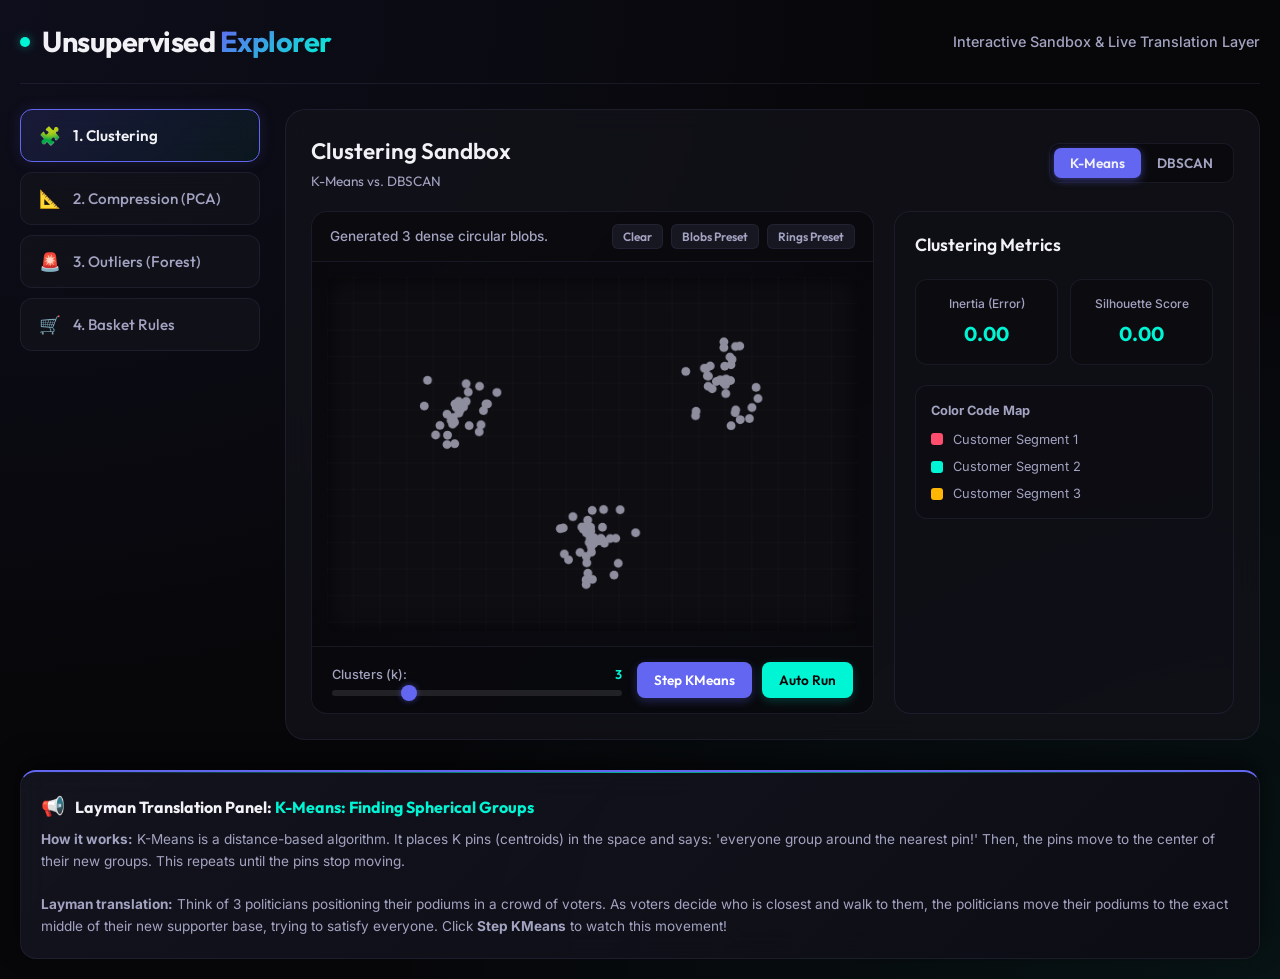
<file: web/index.html>
<!DOCTYPE html>
<html lang="en">
<head>
    <meta charset="UTF-8">
    <meta name="viewport" content="width=device-width, initial-scale=1.0">
    <title>Unsupervised Learning Visual Sandbox</title>
    <!-- Premium Google Fonts -->
    <link rel="preconnect" href="https://fonts.googleapis.com">
    <link rel="preconnect" href="https://fonts.gstatic.com" crossorigin>
    <link href="https://fonts.googleapis.com/css2?family=Inter:wght@300;400;500;600;700&family=Outfit:wght@400;500;600;700;800&display=swap" rel="stylesheet">
    <!-- Style Sheet -->
    <link rel="stylesheet" href="style.css">
</head>
<body>
    <div class="app-container">
        <!-- Dashboard Header -->
        <header class="dashboard-header">
            <div class="logo-area">
                <span class="pulse-glow"></span>
                <h1>Unsupervised <span class="gradient-text">Explorer</span></h1>
            </div>
            <p class="tagline">Interactive Sandbox & Live Translation Layer</p>
        </header>

        <!-- Main Workspace Layout -->
        <div class="workspace-layout">
            <!-- Navigation Sidebar -->
            <nav class="sidebar">
                <button class="nav-btn active" data-tab="clustering" id="btn-clustering">
                    <span class="btn-icon">🧩</span>
                    <span class="btn-text">1. Clustering</span>
                </button>
                <button class="nav-btn" data-tab="dimensionality" id="btn-pca">
                    <span class="btn-icon">📐</span>
                    <span class="btn-text">2. Compression (PCA)</span>
                </button>
                <button class="nav-btn" data-tab="anomaly" id="btn-anomaly">
                    <span class="btn-icon">🚨</span>
                    <span class="btn-text">3. Outliers (Forest)</span>
                </button>
                <button class="nav-btn" data-tab="association" id="btn-association">
                    <span class="btn-icon">🛒</span>
                    <span class="btn-text">4. Basket Rules</span>
                </button>
            </nav>

            <!-- Active Sandbox Area -->
            <main class="sandbox-viewport">
                
                <!-- TAB 1: CLUSTERING SANDBOX -->
                <section class="tab-content active" id="tab-clustering">
                    <div class="section-title-row">
                        <h2>Clustering Sandbox <span class="subtitle">K-Means vs. DBSCAN</span></h2>
                        <div class="algo-toggle">
                            <button class="toggle-btn active" id="toggle-kmeans">K-Means</button>
                            <button class="toggle-btn" id="toggle-dbscan">DBSCAN</button>
                        </div>
                    </div>

                    <div class="sandbox-grid-2col">
                        <!-- Left Panel: Interactive Canvas -->
                        <div class="canvas-card">
                            <div class="canvas-header">
                                <span class="canvas-status" id="clustering-status">Draw points or generate a preset</span>
                                <div class="canvas-actions">
                                    <button class="btn btn-secondary btn-sm" id="btn-clear-cluster">Clear</button>
                                    <button class="btn btn-secondary btn-sm" id="btn-preset-blobs">Blobs Preset</button>
                                    <button class="btn btn-secondary btn-sm" id="btn-preset-rings">Rings Preset</button>
                                </div>
                            </div>
                            <div class="canvas-container">
                                <canvas id="clustering-canvas" width="600" height="400"></canvas>
                            </div>
                            <div class="control-footer" id="kmeans-controls">
                                <div class="slider-group">
                                    <label for="kmeans-k">Clusters (k): <span id="val-k">3</span></label>
                                    <input type="range" id="kmeans-k" min="2" max="6" value="3">
                                </div>
                                <div class="btn-group">
                                    <button class="btn btn-primary" id="btn-step-kmeans">Step KMeans</button>
                                    <button class="btn btn-accent" id="btn-run-kmeans">Auto Run</button>
                                </div>
                            </div>
                            <div class="control-footer hidden" id="dbscan-controls">
                                <div class="slider-group">
                                    <label for="dbscan-eps">Radius (&epsilon;): <span id="val-eps">40</span></label>
                                    <input type="range" id="dbscan-eps" min="15" max="80" value="40">
                                </div>
                                <div class="slider-group">
                                    <label for="dbscan-minpts">Min Neighbors: <span id="val-minpts">4</span></label>
                                    <input type="range" id="dbscan-minpts" min="2" max="10" value="4">
                                </div>
                                <div class="btn-group">
                                    <button class="btn btn-primary" id="btn-step-dbscan">Step DBSCAN</button>
                                    <button class="btn btn-accent" id="btn-run-dbscan">Auto Run</button>
                                </div>
                            </div>
                        </div>

                        <!-- Right Panel: Realtime Metrics & Math -->
                        <div class="stats-card">
                            <h3>Clustering Metrics</h3>
                            <div class="metrics-grid">
                                <div class="metric-box">
                                    <div class="metric-label" id="lbl-metric-primary">Inertia (Error)</div>
                                    <div class="metric-value" id="val-metric-primary">0.00</div>
                                </div>
                                <div class="metric-box">
                                    <div class="metric-label" id="lbl-metric-secondary">Silhouette Score</div>
                                    <div class="metric-value" id="val-metric-secondary">0.00</div>
                                </div>
                            </div>
                            <div class="legend-box">
                                <h4>Color Code Map</h4>
                                <div id="clustering-legend" class="legend-items">
                                    <!-- Dynamic Legend Items -->
                                </div>
                            </div>
                        </div>
                    </div>
                </section>

                <!-- TAB 2: DIMENSIONALITY REDUCTION (PCA) -->
                <section class="tab-content" id="tab-dimensionality">
                    <div class="section-title-row">
                        <h2>Principal Component Analysis <span class="subtitle">3D to 2D Silhouette Shadow</span></h2>
                    </div>

                    <div class="sandbox-grid-2col">
                        <div class="canvas-card">
                            <div class="canvas-header">
                                <span>3D Point Cloud (Drag to rotate, slide to project)</span>
                                <button class="btn btn-secondary btn-sm" id="btn-regenerate-pca">Generate New 3D Cloud</button>
                            </div>
                            <div class="canvas-container pca-container">
                                <canvas id="pca-3d-canvas" width="600" height="400"></canvas>
                                <div class="pca-projection-line"></div>
                            </div>
                            <div class="control-footer">
                                <div class="slider-group full-width">
                                    <label for="pca-tilt">Tilt Projection Angle: <span id="val-pca-tilt">45&deg;</span></label>
                                    <input type="range" id="pca-tilt" min="-90" max="90" value="30">
                                </div>
                            </div>
                        </div>

                        <div class="stats-card">
                            <h3>2D Projected Shadow & Variance</h3>
                            <div class="projected-view-container">
                                <canvas id="pca-2d-canvas" width="280" height="180"></canvas>
                            </div>
                            <div class="variance-bar-chart">
                                <h4>Explained Variance Ratio</h4>
                                <div class="variance-row">
                                    <div class="var-label">PC1 (Primary Axis)</div>
                                    <div class="var-bar-bg">
                                        <div class="var-bar-fill" id="pc1-bar" style="width: 75%"></div>
                                    </div>
                                    <div class="var-value" id="pc1-val">75.0%</div>
                                </div>
                                <div class="variance-row">
                                    <div class="var-label">PC2 (Secondary Axis)</div>
                                    <div class="var-bar-bg">
                                        <div class="var-bar-fill" id="pc2-bar" style="width: 20%"></div>
                                    </div>
                                    <div class="var-value" id="pc2-val">20.0%</div>
                                </div>
                                <div class="variance-summary">
                                    <span>Total Retained Detail:</span>
                                    <strong id="val-total-variance">95.0%</strong>
                                </div>
                            </div>
                        </div>
                    </div>
                </section>

                <!-- TAB 3: ANOMALY DETECTION (ISOLATION FOREST) -->
                <section class="tab-content" id="tab-anomaly">
                    <div class="section-title-row">
                        <h2>Isolation Forest <span class="subtitle">Normal Dense Cities vs. Lonely Outliers</span></h2>
                        <button class="btn btn-secondary btn-sm" id="btn-preset-transactions">Generate Credit Card Preset</button>
                    </div>

                    <div class="sandbox-grid-2col">
                        <div class="canvas-card">
                            <div class="canvas-header">
                                <span id="anomaly-status">Click to add transactions (high amounts/frequencies are anomalies)</span>
                                <button class="btn btn-secondary btn-sm" id="btn-clear-anomaly">Clear</button>
                            </div>
                            <div class="canvas-container">
                                <canvas id="anomaly-canvas" width="600" height="400"></canvas>
                            </div>
                            <div class="control-footer">
                                <div class="slider-group">
                                    <label for="anomaly-trees">Number of Trees: <span id="val-trees">10</span></label>
                                    <input type="range" id="anomaly-trees" min="2" max="25" value="10">
                                </div>
                                <div class="btn-group">
                                    <button class="btn btn-primary" id="btn-step-isolation">Slice Space (Step)</button>
                                    <button class="btn btn-accent" id="btn-run-isolation">Heatmap Score</button>
                                </div>
                            </div>
                        </div>

                        <div class="stats-card">
                            <h3>Transaction Risk Ledger</h3>
                            <div class="risk-ledger-container">
                                <table class="risk-table">
                                    <thead>
                                        <tr>
                                            <th>Type</th>
                                            <th>Amount ($)</th>
                                            <th>Freq (/wk)</th>
                                            <th>Risk Score</th>
                                            <th>Verdict</th>
                                        </tr>
                                    </thead>
                                    <tbody id="risk-ledger-body">
                                        <!-- Dynamic Risk Rows -->
                                        <tr>
                                            <td colspan="5" style="text-align: center; color: #5c5c64; padding: 20px;">No transactions analyzed yet. Run Isolation Forest!</td>
                                        </tr>
                                    </tbody>
                                </table>
                            </div>
                        </div>
                    </div>
                </section>

                <!-- TAB 4: ASSOCIATION RULE MINING (MARKET BASKET) -->
                <section class="tab-content" id="tab-association">
                    <div class="section-title-row">
                        <h2>Market Basket Analysis <span class="subtitle">Drag Items & Discover Real-time Rules</span></h2>
                    </div>

                    <div class="sandbox-grid-2col">
                        <!-- Left Panel: Shopping Cart -->
                        <div class="canvas-card">
                            <div class="canvas-header">
                                <span>Interactive Grocery Store shelf</span>
                            </div>
                            <div class="grocery-shelf">
                                <div class="item-card" data-item="Bread">
                                    <span class="item-emoji">🍞</span>
                                    <span class="item-name">Bread</span>
                                </div>
                                <div class="item-card" data-item="Butter">
                                    <span class="item-emoji">🧈</span>
                                    <span class="item-name">Butter</span>
                                </div>
                                <div class="item-card" data-item="Milk">
                                    <span class="item-emoji">🥛</span>
                                    <span class="item-name">Milk</span>
                                </div>
                                <div class="item-card" data-item="Eggs">
                                    <span class="item-emoji">🥚</span>
                                    <span class="item-name">Eggs</span>
                                </div>
                                <div class="item-card" data-item="Diapers">
                                    <span class="item-emoji">🧷</span>
                                    <span class="item-name">Diapers</span>
                                </div>
                                <div class="item-card" data-item="Beer">
                                    <span class="item-emoji">🍺</span>
                                    <span class="item-name">Beer</span>
                                </div>
                                <div class="item-card" data-item="Chips">
                                    <span class="item-emoji">🥔</span>
                                    <span class="item-name">Chips</span>
                                </div>
                                <div class="item-card" data-item="Coke">
                                    <span class="item-emoji">🥤</span>
                                    <span class="item-name">Coke</span>
                                </div>
                            </div>
                            <div class="checkout-basket-container">
                                <h4>🛒 Your Shopping Basket</h4>
                                <div class="checkout-basket" id="user-basket">
                                    <div class="basket-placeholder">Your basket is empty. Click items on the shelf to buy!</div>
                                </div>
                                <button class="btn btn-secondary btn-sm mt-10" id="btn-clear-basket">Clear Basket</button>
                            </div>
                        </div>

                        <!-- Right Panel: Real-time Rule Graph -->
                        <div class="stats-card">
                            <h3>Store Relationship Graph</h3>
                            <div class="svg-graph-container">
                                <!-- Interactive SVG rule graph -->
                                <svg id="relationship-graph" width="320" height="220">
                                    <!-- Nodes & Links will be dynamically injected here -->
                                </svg>
                            </div>
                            <div class="mined-rules-container">
                                <h4>Discovered Rules (Support &gt; 25%, Confidence &gt; 60%)</h4>
                                <div class="rules-list" id="mined-rules-list">
                                    <!-- Mined rules will be injected here -->
                                </div>
                            </div>
                        </div>
                    </div>
                </section>

            </main>
        </div>

        <!-- LAYMAN TRANSLATION PANEL (The heart of explaining results) -->
        <footer class="translation-drawer">
            <div class="drawer-header">
                <span class="drawer-icon">📢</span>
                <h3>Layman Translation Panel: <span class="highlight" id="translation-title">How Clustering Works</span></h3>
            </div>
            <div class="drawer-body">
                <p id="translation-text">
                    Select a tab and interact with the sandbox! As you draw points and step through the algorithms, 
                    this panel will translate the complex mathematical coordinates and metrics into clear, real-world 
                    stories in real-time.
                </p>
            </div>
        </footer>
    </div>

    <!-- Script File -->
    <script src="app.js"></script>
</body>
</html>
</file>
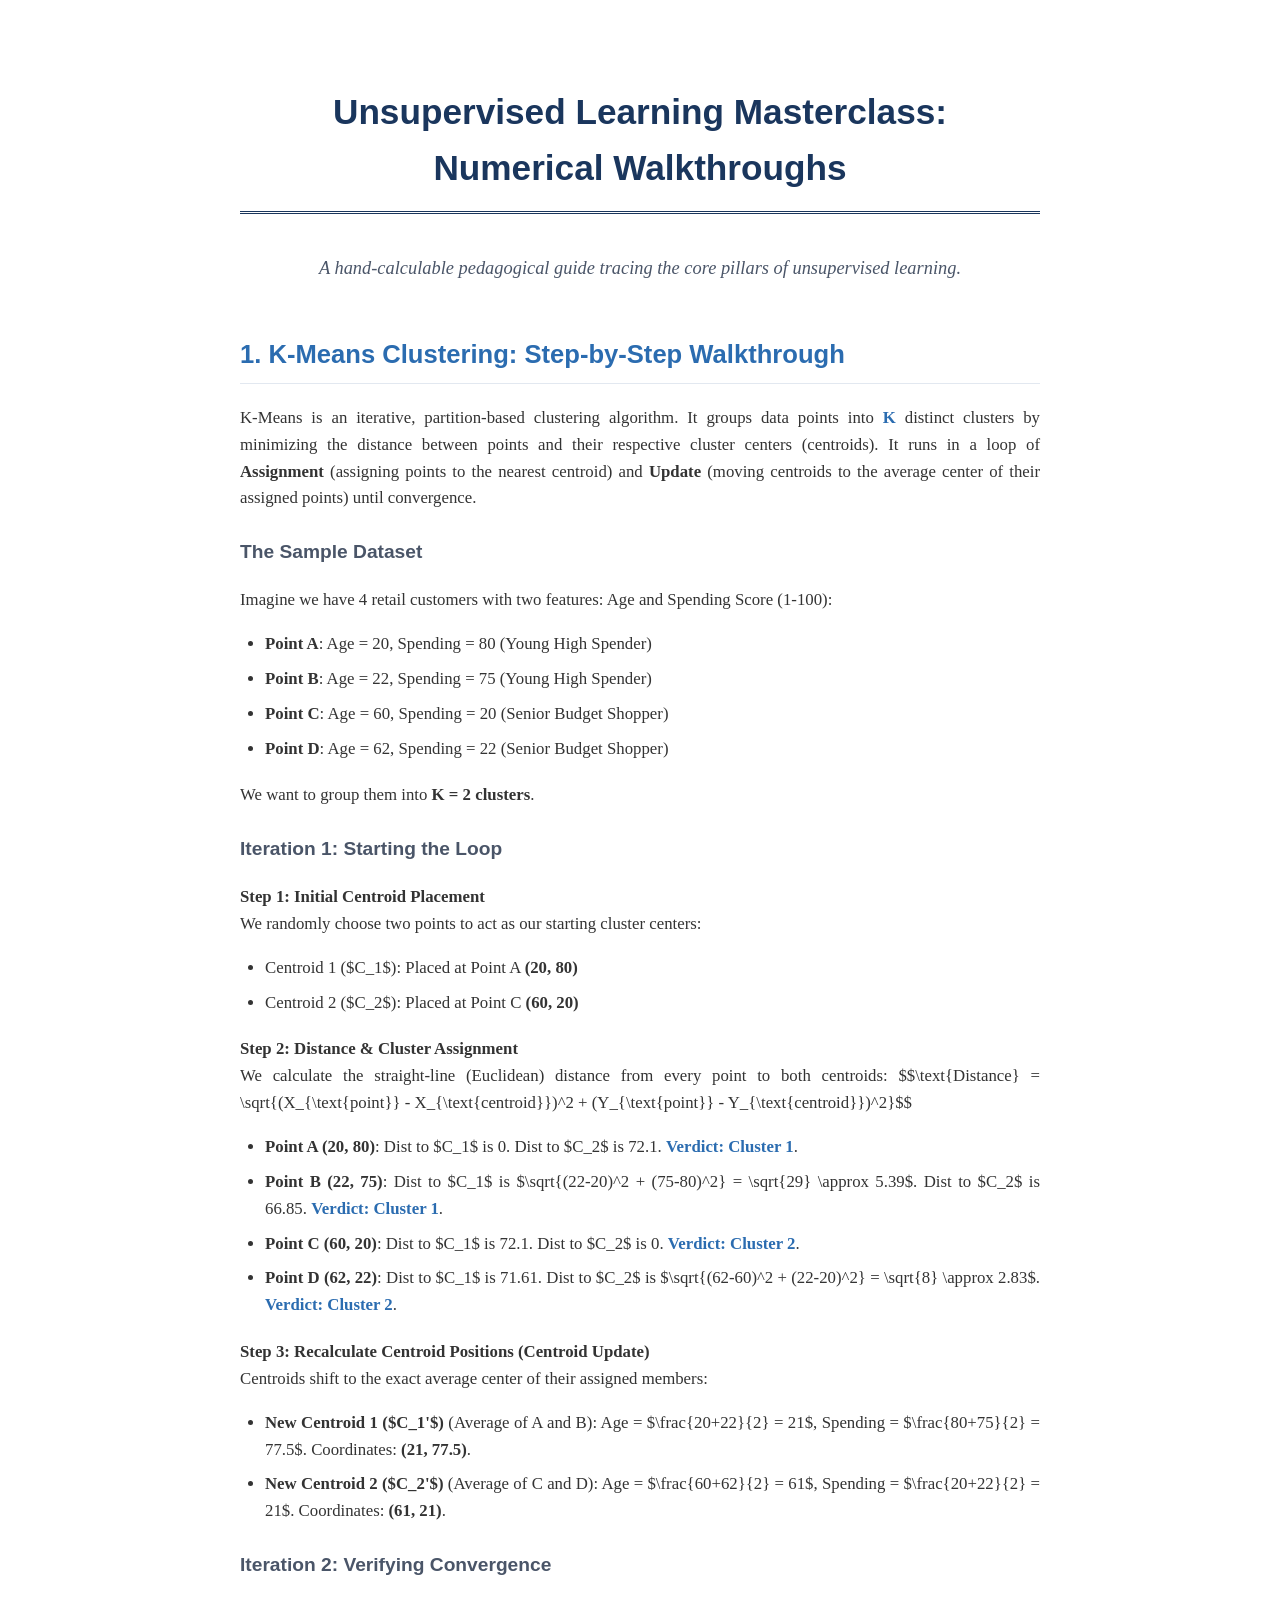
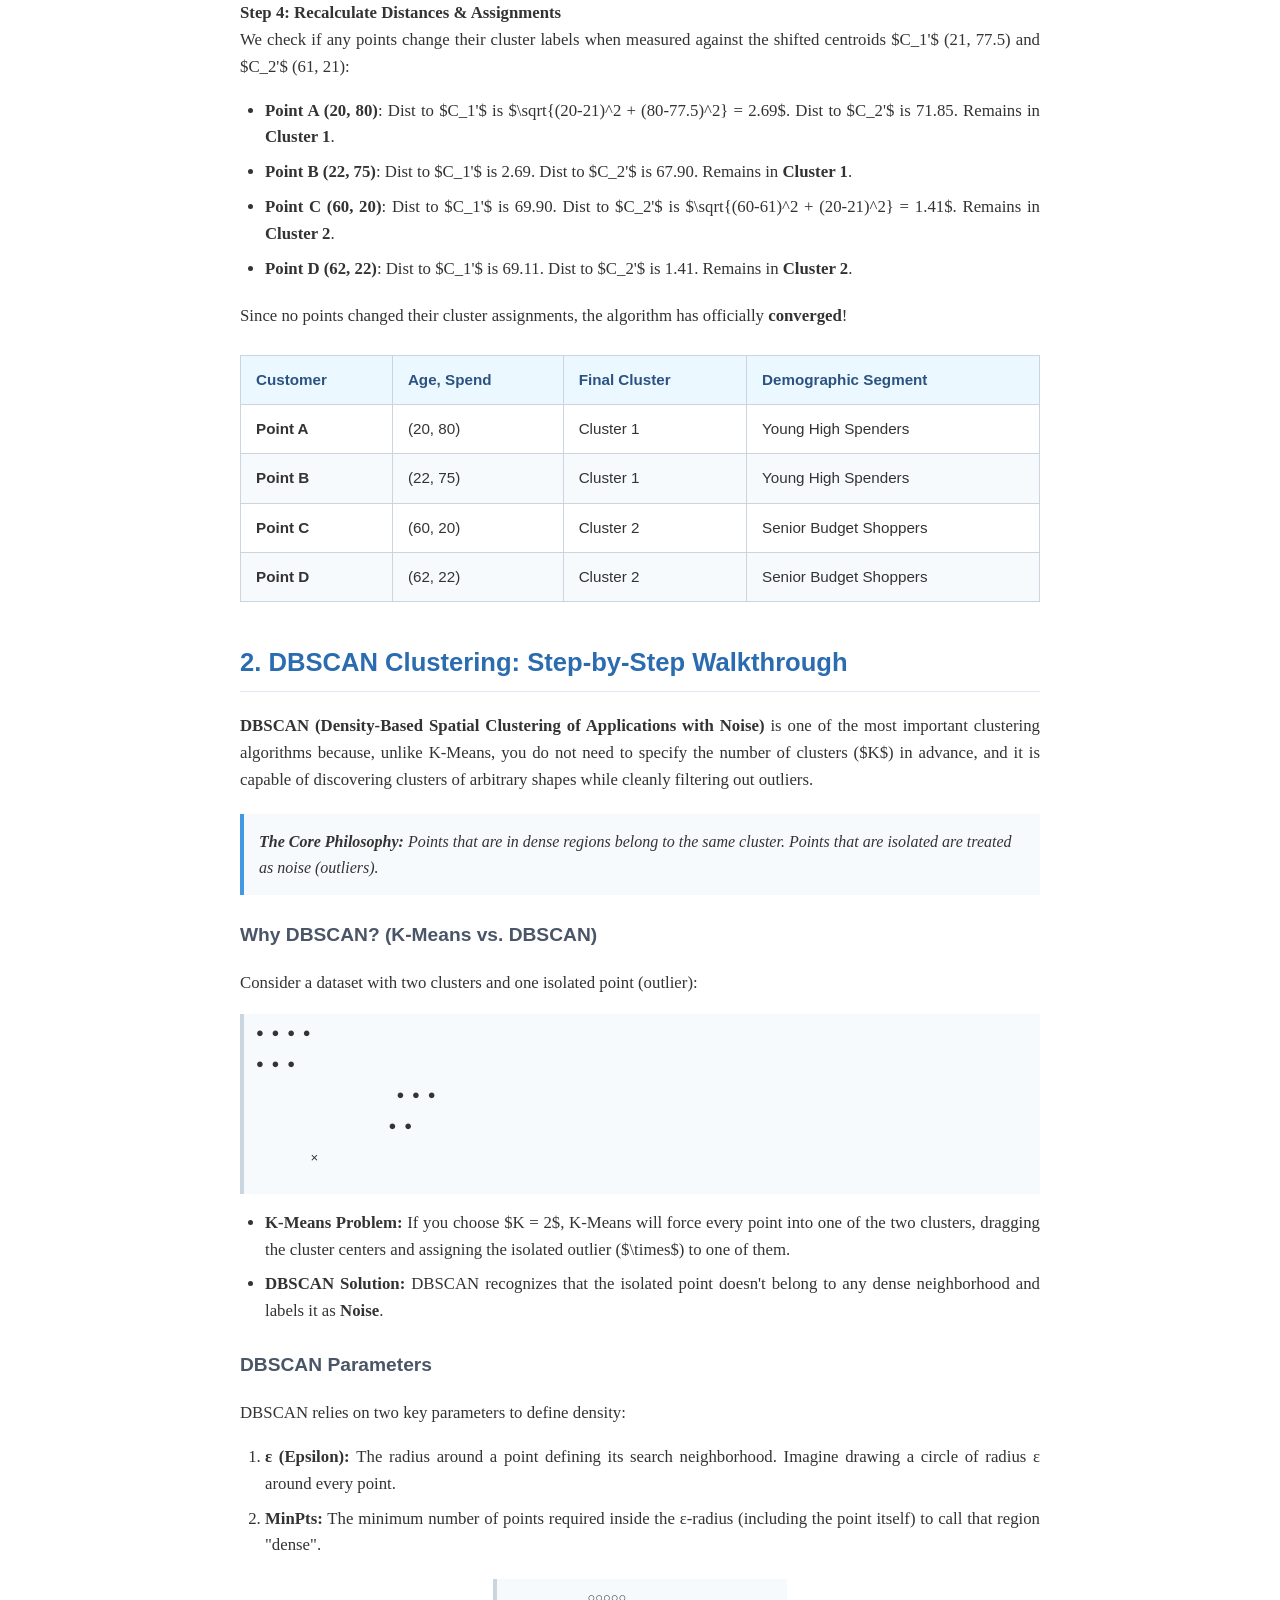
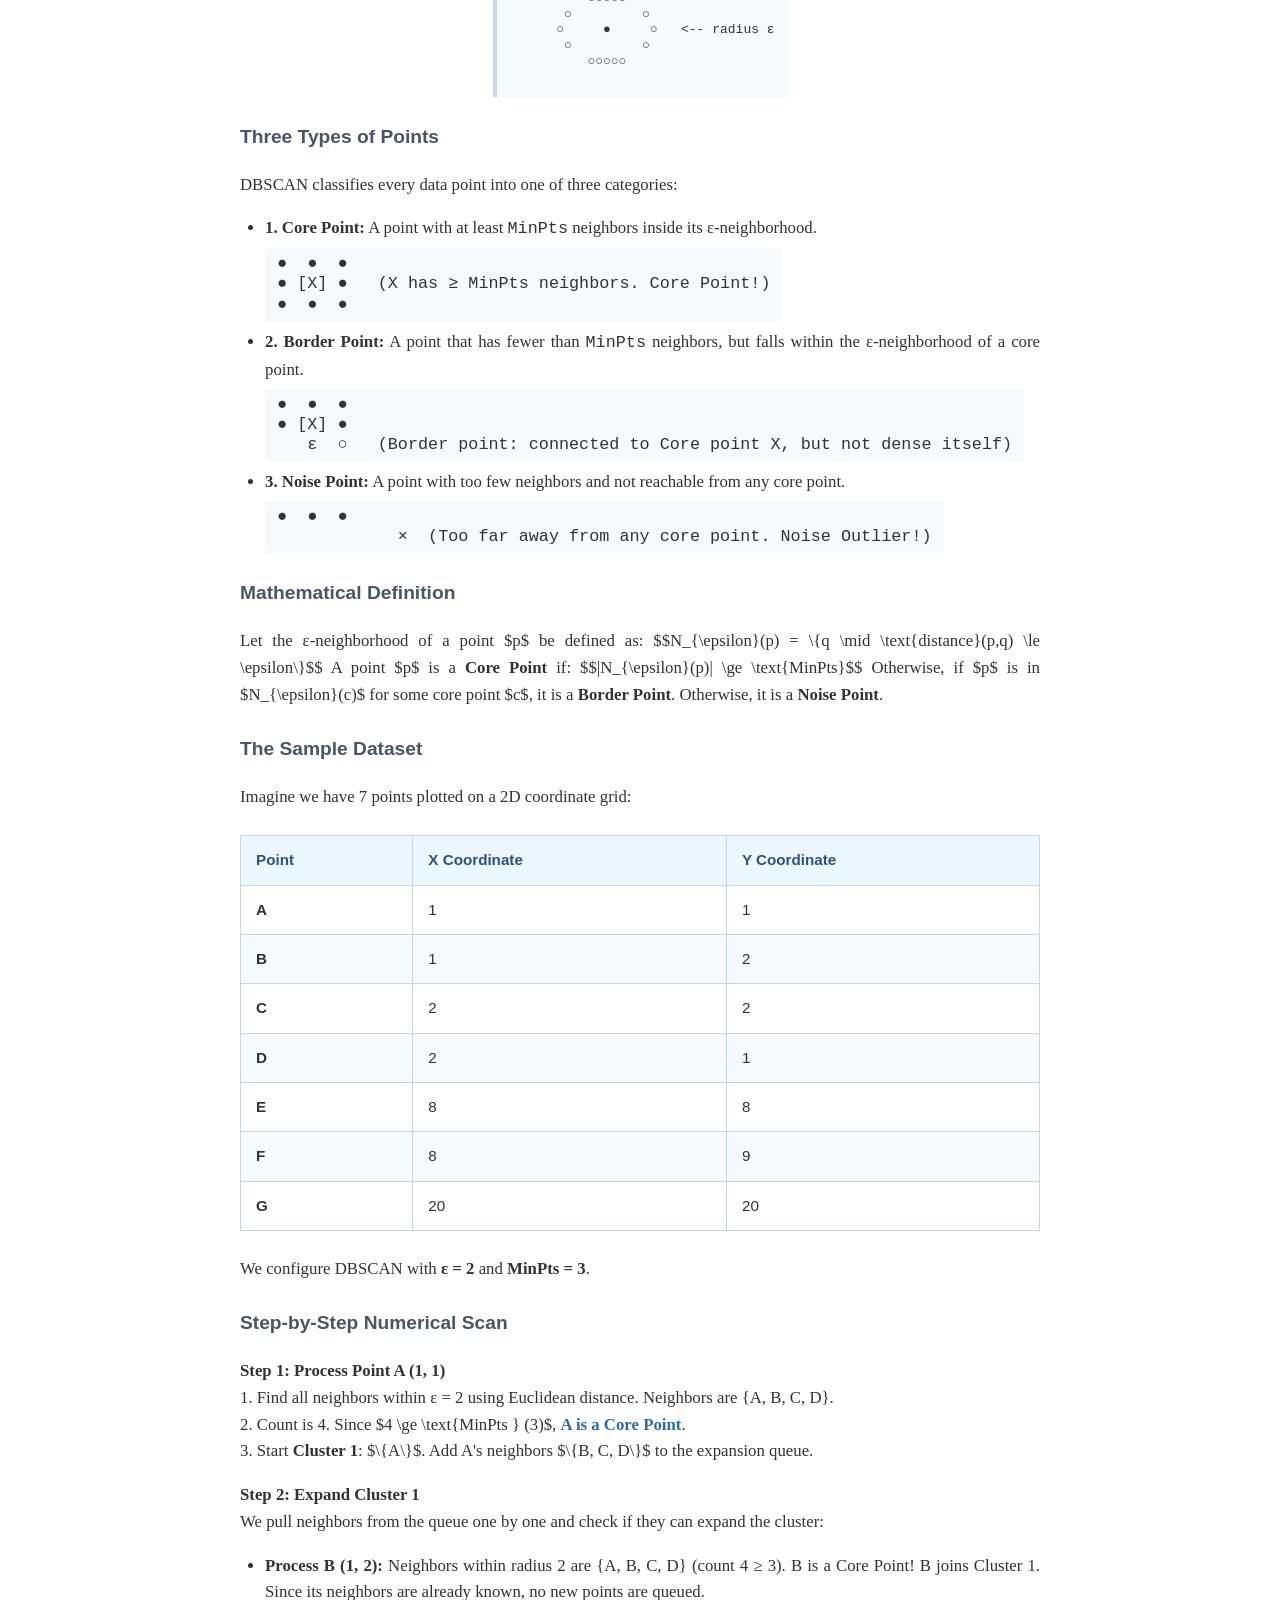
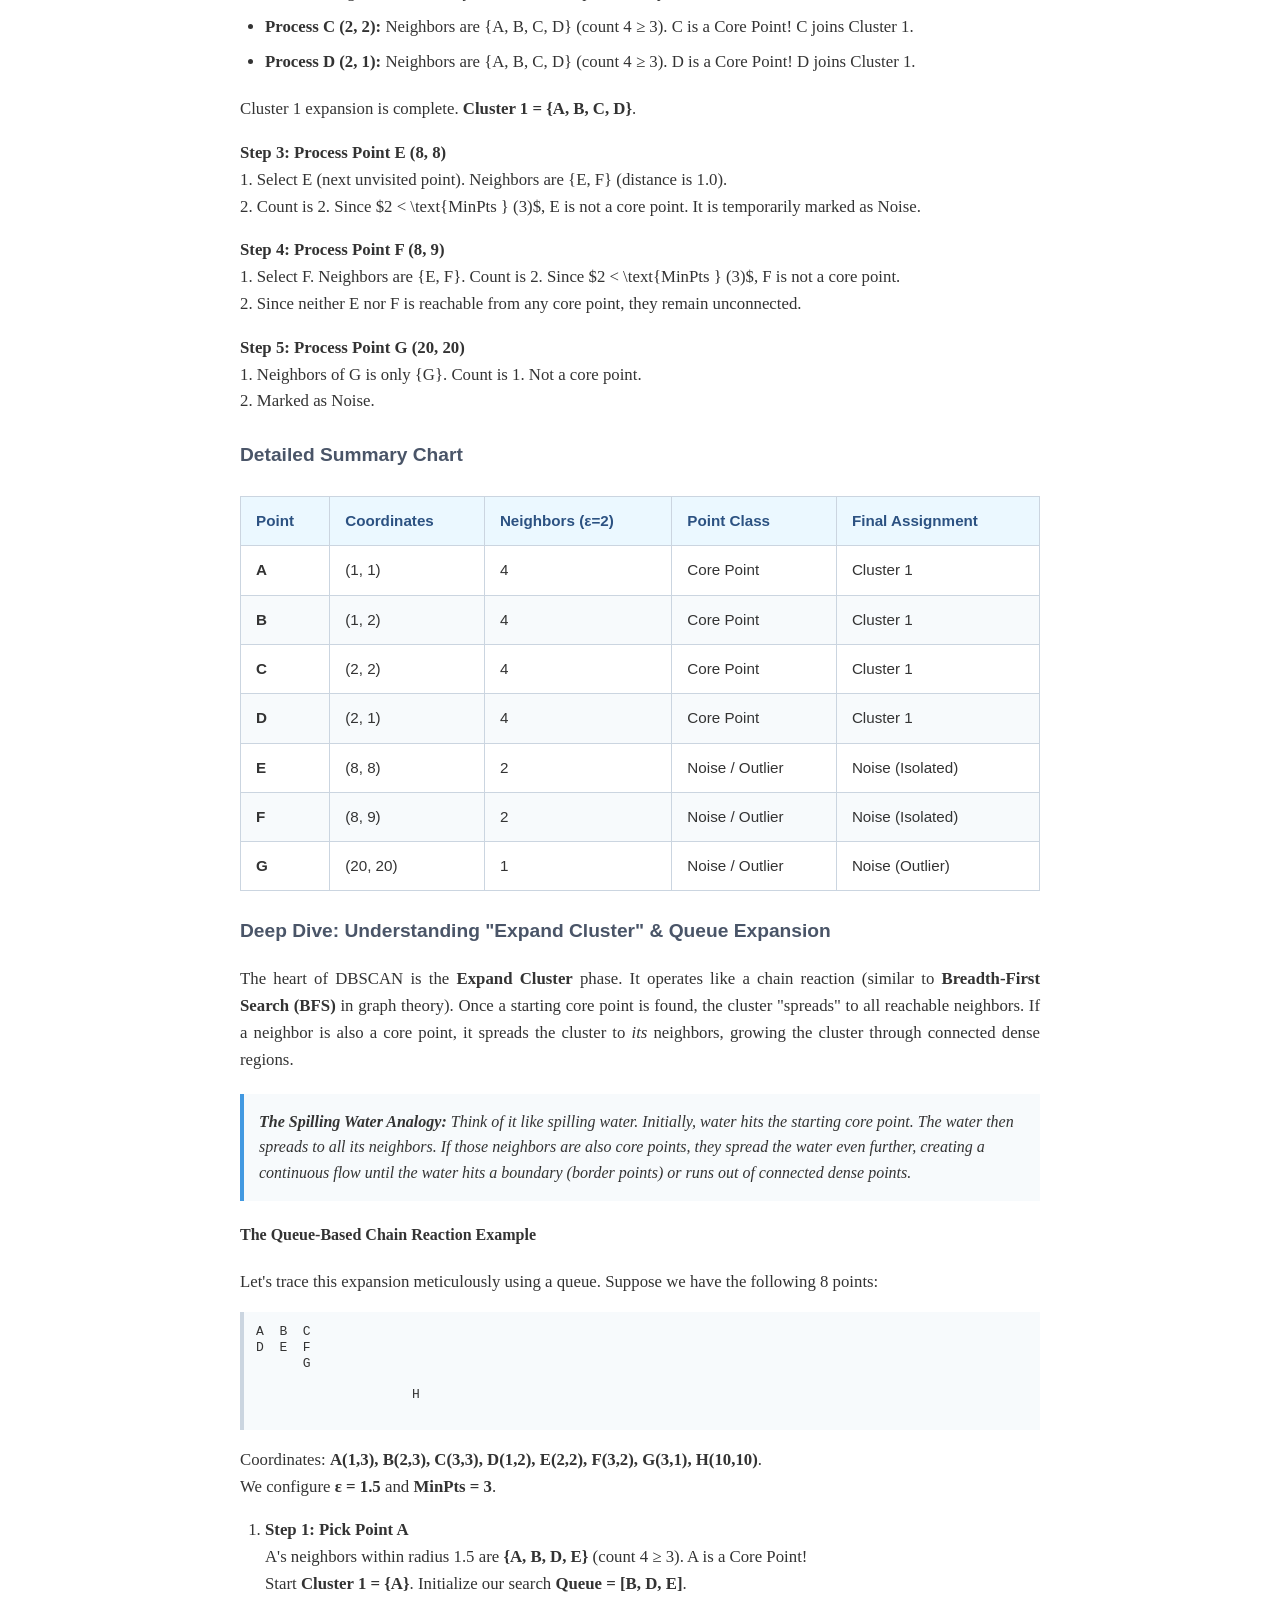
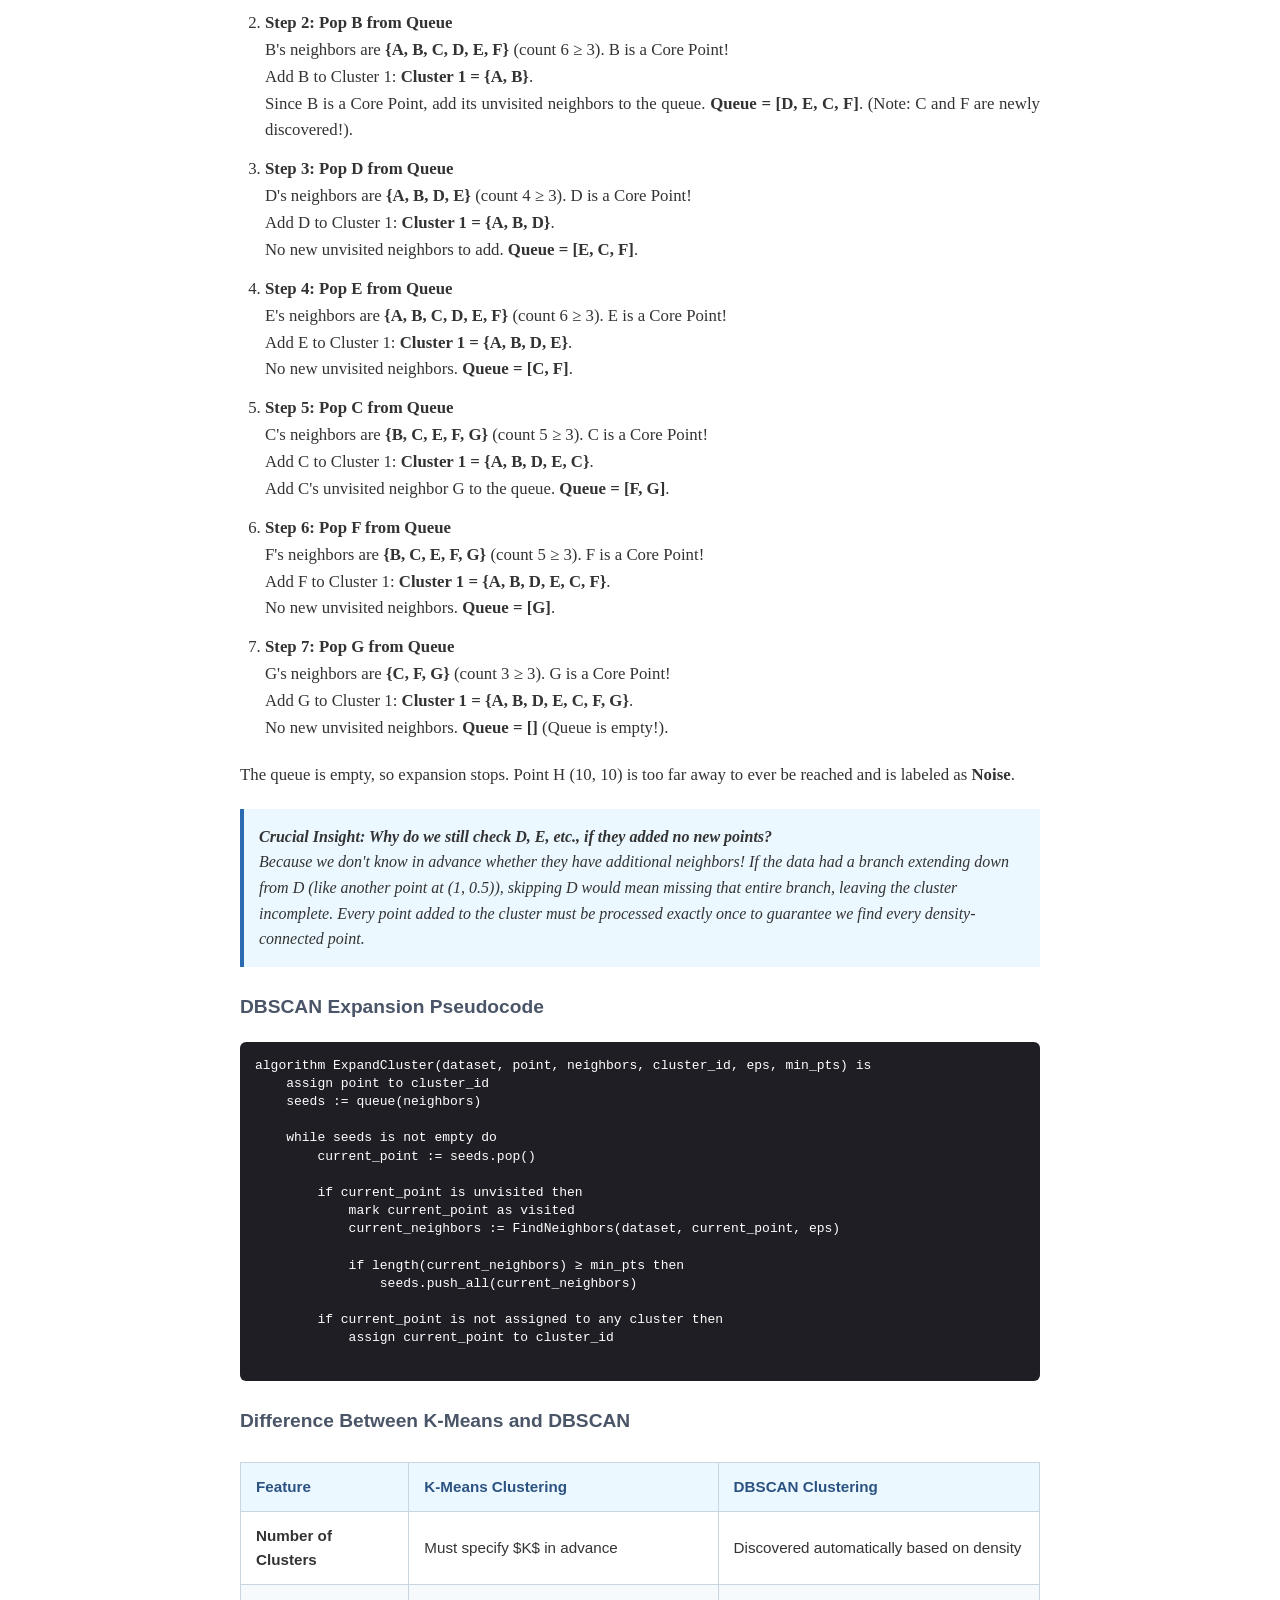
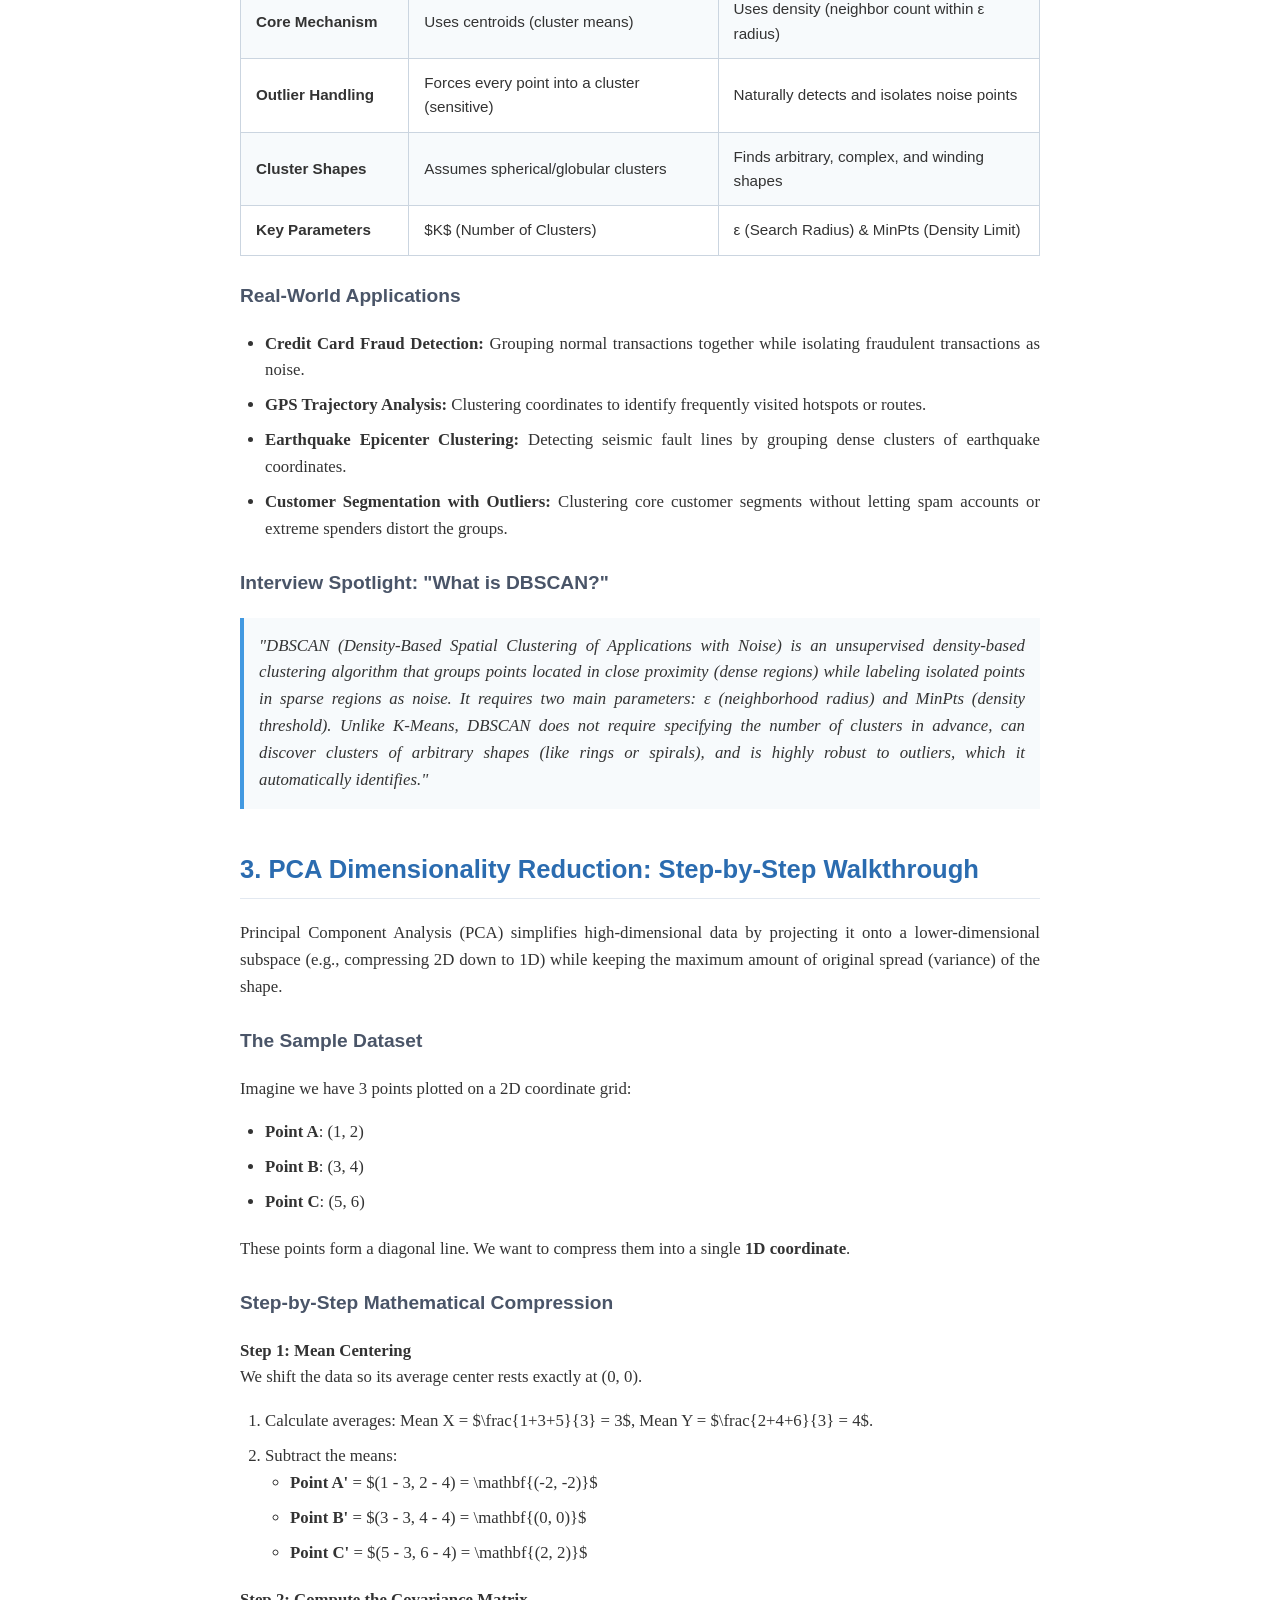
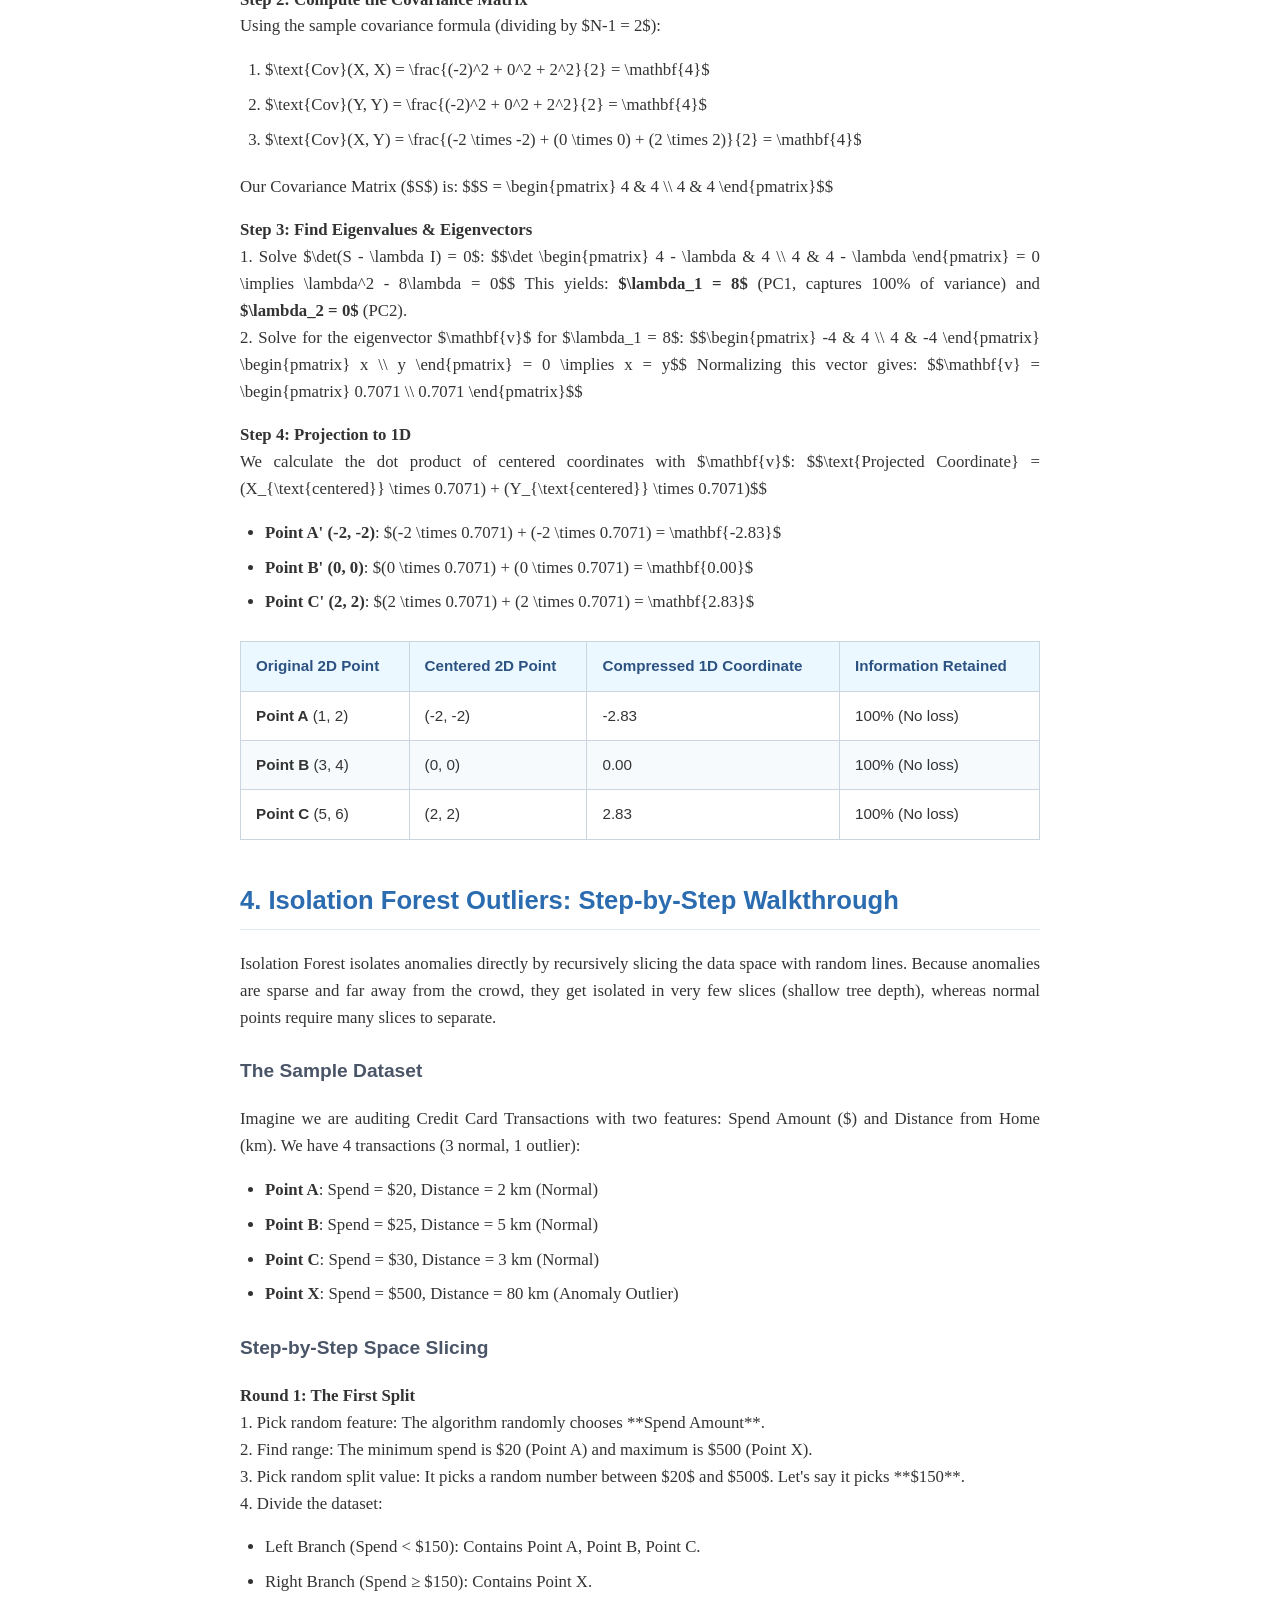
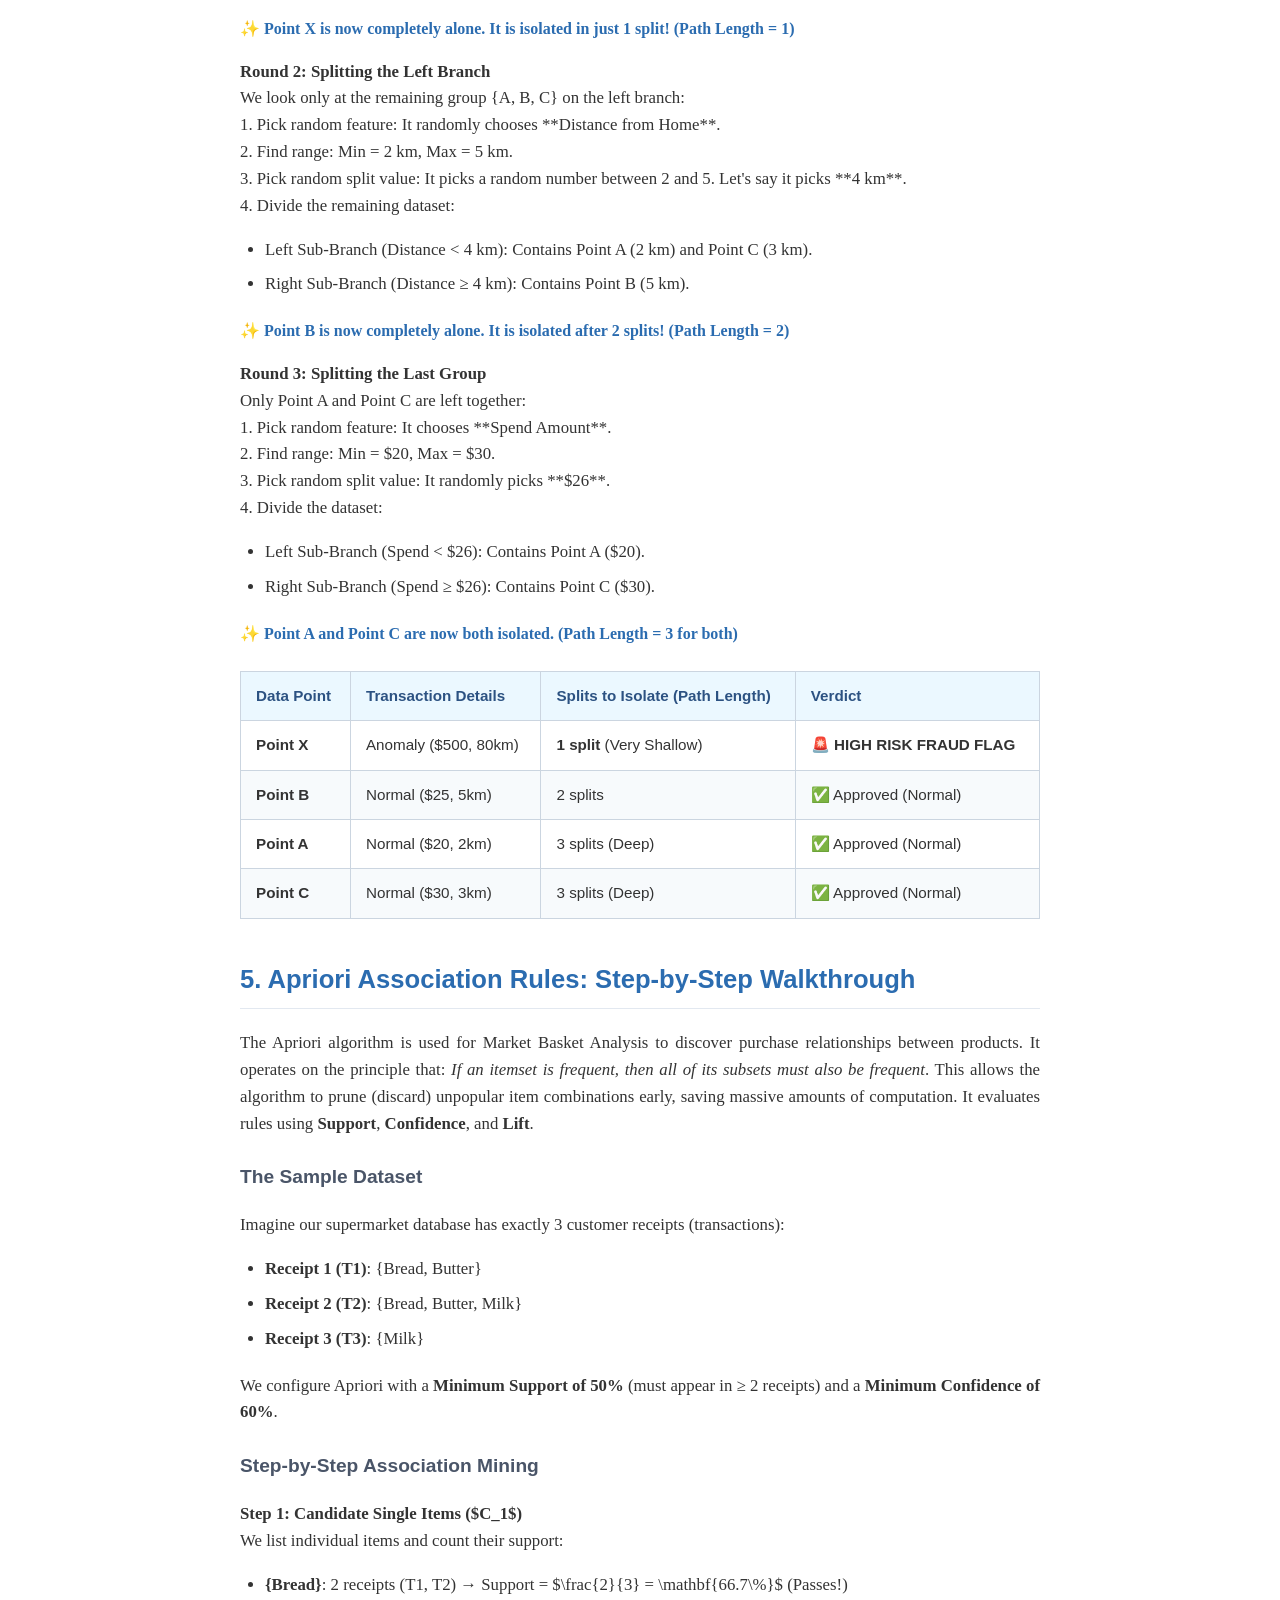
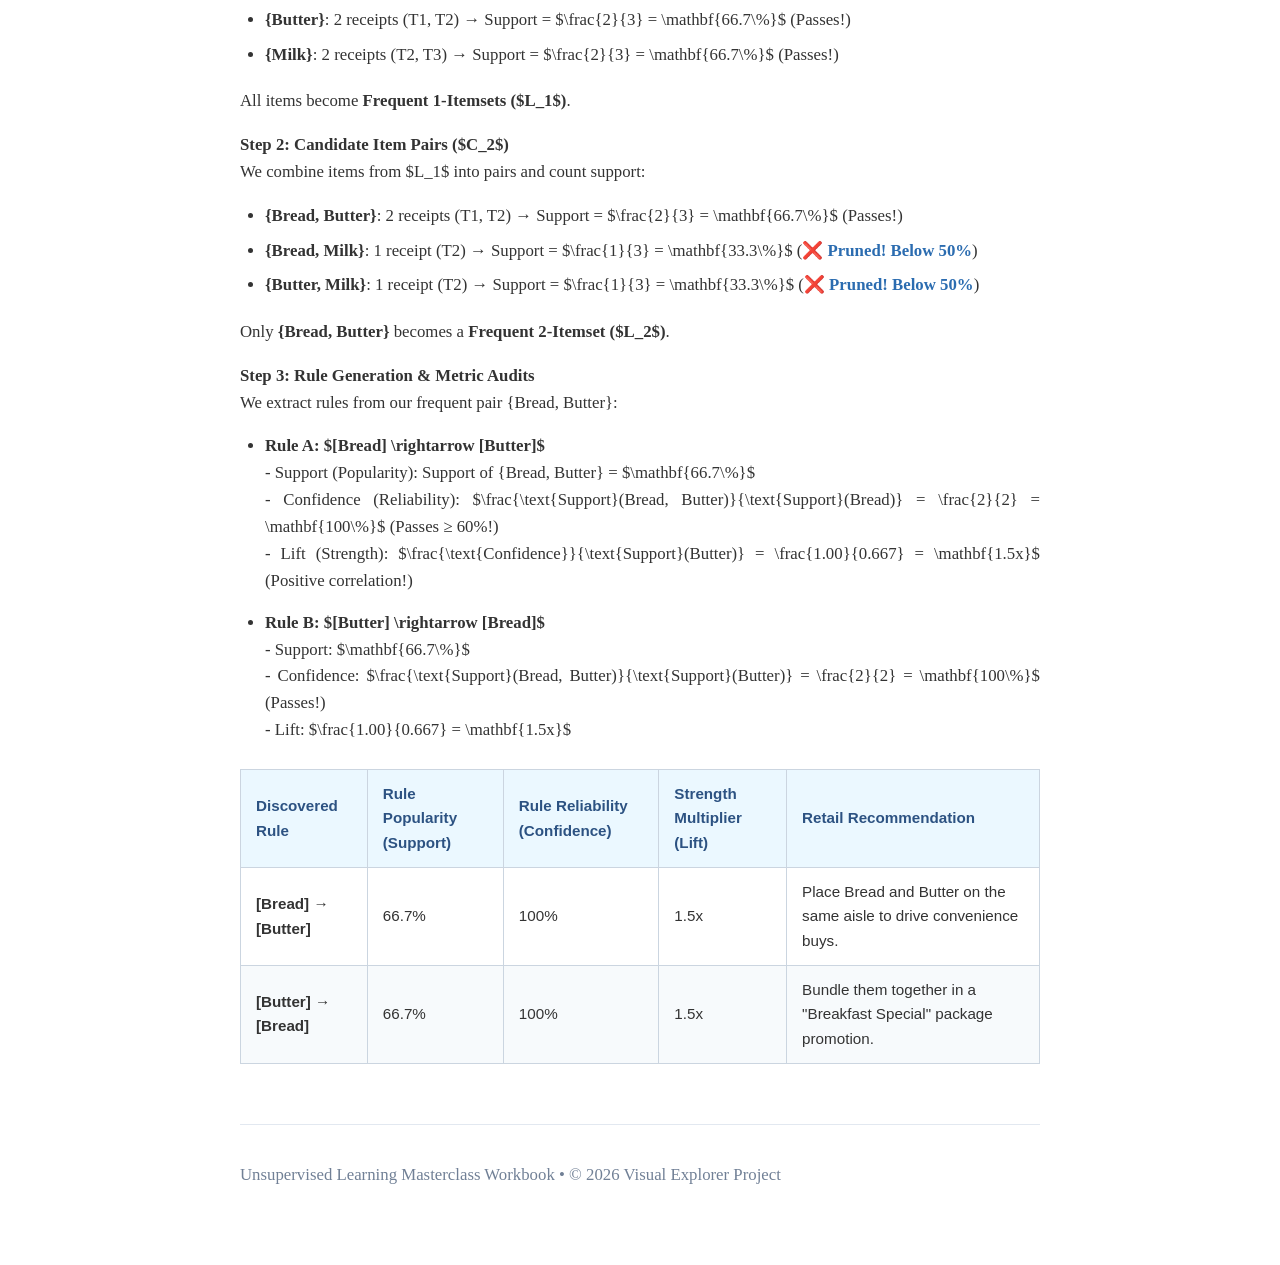
<file: Unsupervised_Learning_Walkthroughs.html>
<!DOCTYPE html>
<html lang="en">
<head>
    <meta charset="UTF-8">
    <title>Unsupervised Learning Masterclass: Numerical Walkthroughs</title>
    <style>
        body {
            font-family: 'Georgia', 'Times New Roman', serif;
            line-height: 1.6;
            color: #333333;
            max-width: 800px;
            margin: 40px auto;
            padding: 20px;
            background-color: #ffffff;
        }
        h1 {
            font-family: 'Arial', sans-serif;
            color: #1a365d;
            text-align: center;
            border-bottom: 3px double #1a365d;
            padding-bottom: 15px;
            font-size: 2.2rem;
            margin-bottom: 40px;
        }
        h2 {
            font-family: 'Arial', sans-serif;
            color: #2b6cb0;
            border-bottom: 1px solid #e2e8f0;
            padding-bottom: 8px;
            margin-top: 40px;
            font-size: 1.6rem;
        }
        h3 {
            font-family: 'Arial', sans-serif;
            color: #4a5568;
            margin-top: 25px;
            font-size: 1.2rem;
        }
        p, li {
            font-size: 1.05rem;
            text-align: justify;
        }
        ul, ol {
            margin-bottom: 20px;
            padding-left: 25px;
        }
        li {
            margin-bottom: 8px;
        }
        .highlight {
            font-weight: bold;
            color: #2b6cb0;
        }
        .alert {
            background-color: #f7fafc;
            border-left: 4px solid #4299e1;
            padding: 15px;
            margin: 20px 0;
            font-style: italic;
        }
        table {
            width: 100%;
            border-collapse: collapse;
            margin: 25px 0;
            font-family: 'Arial', sans-serif;
            font-size: 0.95rem;
        }
        th, td {
            border: 1px solid #cbd5e0;
            padding: 12px 15px;
            text-align: left;
        }
        th {
            background-color: #ebf8ff;
            color: #2c5282;
            font-weight: bold;
        }
        tr:nth-child(even) {
            background-color: #f7fafc;
        }
        .page-break {
            page-break-before: always;
        }
        .footer {
            margin-top: 60px;
            text-align: center;
            font-size: 0.85rem;
            color: #718096;
            border-top: 1px solid #e2e8f0;
            padding-top: 20px;
        }
    </style>
</head>
<body>

    <h1>Unsupervised Learning Masterclass:<br>Numerical Walkthroughs</h1>
    
    <p style="font-size: 1.15rem; text-align: center; font-style: italic; color: #4a5568; margin-bottom: 50px;">
        A hand-calculable pedagogical guide tracing the core pillars of unsupervised learning.
    </p>

    <!-- SECTION 1: K-MEANS -->
    <h2>1. K-Means Clustering: Step-by-Step Walkthrough</h2>
    <p>
        K-Means is an iterative, partition-based clustering algorithm. It groups data points into 
        <span class="highlight">K</span> distinct clusters by minimizing the distance between points and their respective 
        cluster centers (centroids). It runs in a loop of <strong>Assignment</strong> (assigning points to the nearest centroid) 
        and <strong>Update</strong> (moving centroids to the average center of their assigned points) until convergence.
    </p>
    
    <h3>The Sample Dataset</h3>
    <p>Imagine we have 4 retail customers with two features: Age and Spending Score (1-100):</p>
    <ul>
        <li><strong>Point A</strong>: Age = 20, Spending = 80 (Young High Spender)</li>
        <li><strong>Point B</strong>: Age = 22, Spending = 75 (Young High Spender)</li>
        <li><strong>Point C</strong>: Age = 60, Spending = 20 (Senior Budget Shopper)</li>
        <li><strong>Point D</strong>: Age = 62, Spending = 22 (Senior Budget Shopper)</li>
    </ul>
    <p>We want to group them into <strong>K = 2 clusters</strong>.</p>

    <h3>Iteration 1: Starting the Loop</h3>
    <p><strong>Step 1: Initial Centroid Placement</strong><br>
       We randomly choose two points to act as our starting cluster centers:
    </p>
    <ul>
        <li>Centroid 1 ($C_1$): Placed at Point A <strong>(20, 80)</strong></li>
        <li>Centroid 2 ($C_2$): Placed at Point C <strong>(60, 20)</strong></li>
    </ul>

    <p><strong>Step 2: Distance & Cluster Assignment</strong><br>
       We calculate the straight-line (Euclidean) distance from every point to both centroids:
       $$\text{Distance} = \sqrt{(X_{\text{point}} - X_{\text{centroid}})^2 + (Y_{\text{point}} - Y_{\text{centroid}})^2}$$
    </p>
    <ul>
        <li><strong>Point A (20, 80)</strong>: Dist to $C_1$ is 0. Dist to $C_2$ is 72.1. <span class="highlight">Verdict: Cluster 1</span>.</li>
        <li><strong>Point B (22, 75)</strong>: Dist to $C_1$ is $\sqrt{(22-20)^2 + (75-80)^2} = \sqrt{29} \approx 5.39$. Dist to $C_2$ is 66.85. <span class="highlight">Verdict: Cluster 1</span>.</li>
        <li><strong>Point C (60, 20)</strong>: Dist to $C_1$ is 72.1. Dist to $C_2$ is 0. <span class="highlight">Verdict: Cluster 2</span>.</li>
        <li><strong>Point D (62, 22)</strong>: Dist to $C_1$ is 71.61. Dist to $C_2$ is $\sqrt{(62-60)^2 + (22-20)^2} = \sqrt{8} \approx 2.83$. <span class="highlight">Verdict: Cluster 2</span>.</li>
    </ul>

    <p><strong>Step 3: Recalculate Centroid Positions (Centroid Update)</strong><br>
       Centroids shift to the exact average center of their assigned members:
    </p>
    <ul>
        <li><strong>New Centroid 1 ($C_1'$)</strong> (Average of A and B): Age = $\frac{20+22}{2} = 21$, Spending = $\frac{80+75}{2} = 77.5$. Coordinates: <strong>(21, 77.5)</strong>.</li>
        <li><strong>New Centroid 2 ($C_2'$)</strong> (Average of C and D): Age = $\frac{60+62}{2} = 61$, Spending = $\frac{20+22}{2} = 21$. Coordinates: <strong>(61, 21)</strong>.</li>
    </ul>

    <h3>Iteration 2: Verifying Convergence</h3>
    <p><strong>Step 4: Recalculate Distances & Assignments</strong><br>
       We check if any points change their cluster labels when measured against the shifted centroids $C_1'$ (21, 77.5) and $C_2'$ (61, 21):
    </p>
    <ul>
        <li><strong>Point A (20, 80)</strong>: Dist to $C_1'$ is $\sqrt{(20-21)^2 + (80-77.5)^2} = 2.69$. Dist to $C_2'$ is 71.85. Remains in <strong>Cluster 1</strong>.</li>
        <li><strong>Point B (22, 75)</strong>: Dist to $C_1'$ is 2.69. Dist to $C_2'$ is 67.90. Remains in <strong>Cluster 1</strong>.</li>
        <li><strong>Point C (60, 20)</strong>: Dist to $C_1'$ is 69.90. Dist to $C_2'$ is $\sqrt{(60-61)^2 + (20-21)^2} = 1.41$. Remains in <strong>Cluster 2</strong>.</li>
        <li><strong>Point D (62, 22)</strong>: Dist to $C_1'$ is 69.11. Dist to $C_2'$ is 1.41. Remains in <strong>Cluster 2</strong>.</li>
    </ul>

    <p>Since no points changed their cluster assignments, the algorithm has officially <strong>converged</strong>!</p>

    <table>
        <thead>
            <tr>
                <th>Customer</th>
                <th>Age, Spend</th>
                <th>Final Cluster</th>
                <th>Demographic Segment</th>
            </tr>
        </thead>
        <tbody>
            <tr>
                <td><strong>Point A</strong></td>
                <td>(20, 80)</td>
                <td>Cluster 1</td>
                <td>Young High Spenders</td>
            </tr>
            <tr>
                <td><strong>Point B</strong></td>
                <td>(22, 75)</td>
                <td>Cluster 1</td>
                <td>Young High Spenders</td>
            </tr>
            <tr>
                <td><strong>Point C</strong></td>
                <td>(60, 20)</td>
                <td>Cluster 2</td>
                <td>Senior Budget Shoppers</td>
            </tr>
            <tr>
                <td><strong>Point D</strong></td>
                <td>(62, 22)</td>
                <td>Cluster 2</td>
                <td>Senior Budget Shoppers</td>
            </tr>
        </tbody>
    </table>

    <div class="page-break"></div>

    <!-- SECTION 2: DBSCAN -->
    <h2>2. DBSCAN Clustering: Step-by-Step Walkthrough</h2>
    <p>
        <strong>DBSCAN (Density-Based Spatial Clustering of Applications with Noise)</strong> is one of the most important clustering algorithms because, unlike K-Means, you do not need to specify the number of clusters ($K$) in advance, and it is capable of discovering clusters of arbitrary shapes while cleanly filtering out outliers.
    </p>
    
    <div class="alert">
        <strong>The Core Philosophy:</strong> Points that are in dense regions belong to the same cluster. Points that are isolated are treated as noise (outliers).
    </div>

    <h3>Why DBSCAN? (K-Means vs. DBSCAN)</h3>
    <p>Consider a dataset with two clusters and one isolated point (outlier):</p>
    <pre style="font-family: monospace; background: #f7fafc; padding: 12px; border-left: 4px solid #cbd5e0; line-height: 1.2;">
● ● ● ●

● ● ●

                  ● ● ●

                 ● ●

       ×
    </pre>
    <ul>
        <li><strong>K-Means Problem:</strong> If you choose $K = 2$, K-Means will force every point into one of the two clusters, dragging the cluster centers and assigning the isolated outlier ($\times$) to one of them.</li>
        <li><strong>DBSCAN Solution:</strong> DBSCAN recognizes that the isolated point doesn't belong to any dense neighborhood and labels it as <strong>Noise</strong>.</li>
    </ul>

    <h3>DBSCAN Parameters</h3>
    <p>DBSCAN relies on two key parameters to define density:</p>
    <ol>
        <li><strong>&epsilon; (Epsilon):</strong> The radius around a point defining its search neighborhood. Imagine drawing a circle of radius &epsilon; around every point.</li>
        <li><strong>MinPts:</strong> The minimum number of points required inside the &epsilon;-radius (including the point itself) to call that region "dense".</li>
    </ol>
    
    <pre style="font-family: monospace; background: #f7fafc; padding: 12px; border-left: 4px solid #cbd5e0; line-height: 1.2; width: fit-content; margin: 15px auto;">
          ○○○○○
       ○         ○
      ○     ●     ○   &lt;-- radius &epsilon;
       ○         ○
          ○○○○○
    </pre>

    <h3>Three Types of Points</h3>
    <p>DBSCAN classifies every data point into one of three categories:</p>
    <ul>
        <li>
            <strong>1. Core Point:</strong> A point with at least <code>MinPts</code> neighbors inside its &epsilon;-neighborhood.
            <pre style="font-family: monospace; background: #f7fafc; padding: 6px 12px; margin: 5px 0; width: fit-content; line-height: 1.2;">
●  ●  ●
● [X] ●   (X has &ge; MinPts neighbors. Core Point!)
●  ●  ●</pre>
        </li>
        <li>
            <strong>2. Border Point:</strong> A point that has fewer than <code>MinPts</code> neighbors, but falls within the &epsilon;-neighborhood of a core point.
            <pre style="font-family: monospace; background: #f7fafc; padding: 6px 12px; margin: 5px 0; width: fit-content; line-height: 1.2;">
●  ●  ●
● [X] ● 
   &epsilon;  ○   (Border point: connected to Core point X, but not dense itself)</pre>
        </li>
        <li>
            <strong>3. Noise Point:</strong> A point with too few neighbors and not reachable from any core point.
            <pre style="font-family: monospace; background: #f7fafc; padding: 6px 12px; margin: 5px 0; width: fit-content; line-height: 1.2;">
●  ●  ●
            &times;  (Too far away from any core point. Noise Outlier!)</pre>
        </li>
    </ul>

    <h3>Mathematical Definition</h3>
    <p>
        Let the &epsilon;-neighborhood of a point $p$ be defined as:
        $$N_{\epsilon}(p) = \{q \mid \text{distance}(p,q) \le \epsilon\}$$
        A point $p$ is a <strong>Core Point</strong> if:
        $$|N_{\epsilon}(p)| \ge \text{MinPts}$$
        Otherwise, if $p$ is in $N_{\epsilon}(c)$ for some core point $c$, it is a <strong>Border Point</strong>. Otherwise, it is a <strong>Noise Point</strong>.
    </p>

    <h3>The Sample Dataset</h3>
    <p>Imagine we have 7 points plotted on a 2D coordinate grid:</p>
    <table>
        <thead>
            <tr>
                <th>Point</th>
                <th>X Coordinate</th>
                <th>Y Coordinate</th>
            </tr>
        </thead>
        <tbody>
            <tr><td><strong>A</strong></td><td>1</td><td>1</td></tr>
            <tr><td><strong>B</strong></td><td>1</td><td>2</td></tr>
            <tr><td><strong>C</strong></td><td>2</td><td>2</td></tr>
            <tr><td><strong>D</strong></td><td>2</td><td>1</td></tr>
            <tr><td><strong>E</strong></td><td>8</td><td>8</td></tr>
            <tr><td><strong>F</strong></td><td>8</td><td>9</td></tr>
            <tr><td><strong>G</strong></td><td>20</td><td>20</td></tr>
        </tbody>
    </table>
    <p>We configure DBSCAN with <strong>&epsilon; = 2</strong> and <strong>MinPts = 3</strong>.</p>

    <h3>Step-by-Step Numerical Scan</h3>
    <p><strong>Step 1: Process Point A (1, 1)</strong><br>
       1. Find all neighbors within &epsilon; = 2 using Euclidean distance. Neighbors are {A, B, C, D}.<br>
       2. Count is 4. Since $4 \ge \text{MinPts } (3)$, <span class="highlight">A is a Core Point</span>.<br>
       3. Start <strong>Cluster 1</strong>: $\{A\}$. Add A's neighbors $\{B, C, D\}$ to the expansion queue.
    </p>
    
    <p><strong>Step 2: Expand Cluster 1</strong><br>
       We pull neighbors from the queue one by one and check if they can expand the cluster:
    </p>
    <ul>
        <li><strong>Process B (1, 2):</strong> Neighbors within radius 2 are {A, B, C, D} (count 4 &ge; 3). B is a Core Point! B joins Cluster 1. Since its neighbors are already known, no new points are queued.</li>
        <li><strong>Process C (2, 2):</strong> Neighbors are {A, B, C, D} (count 4 &ge; 3). C is a Core Point! C joins Cluster 1.</li>
        <li><strong>Process D (2, 1):</strong> Neighbors are {A, B, C, D} (count 4 &ge; 3). D is a Core Point! D joins Cluster 1.</li>
    </ul>
    <p>Cluster 1 expansion is complete. <strong>Cluster 1 = {A, B, C, D}</strong>.</p>

    <p><strong>Step 3: Process Point E (8, 8)</strong><br>
       1. Select E (next unvisited point). Neighbors are {E, F} (distance is 1.0).<br>
       2. Count is 2. Since $2 &lt; \text{MinPts } (3)$, E is not a core point. It is temporarily marked as Noise.
    </p>

    <p><strong>Step 4: Process Point F (8, 9)</strong><br>
       1. Select F. Neighbors are {E, F}. Count is 2. Since $2 &lt; \text{MinPts } (3)$, F is not a core point.<br>
       2. Since neither E nor F is reachable from any core point, they remain unconnected.
    </p>

    <p><strong>Step 5: Process Point G (20, 20)</strong><br>
       1. Neighbors of G is only {G}. Count is 1. Not a core point.<br>
       2. Marked as Noise.
    </p>

    <h3>Detailed Summary Chart</h3>
    <table>
        <thead>
            <tr>
                <th>Point</th>
                <th>Coordinates</th>
                <th>Neighbors (&epsilon;=2)</th>
                <th>Point Class</th>
                <th>Final Assignment</th>
            </tr>
        </thead>
        <tbody>
            <tr>
                <td><strong>A</strong></td>
                <td>(1, 1)</td>
                <td>4</td>
                <td>Core Point</td>
                <td>Cluster 1</td>
            </tr>
            <tr>
                <td><strong>B</strong></td>
                <td>(1, 2)</td>
                <td>4</td>
                <td>Core Point</td>
                <td>Cluster 1</td>
            </tr>
            <tr>
                <td><strong>C</strong></td>
                <td>(2, 2)</td>
                <td>4</td>
                <td>Core Point</td>
                <td>Cluster 1</td>
            </tr>
            <tr>
                <td><strong>D</strong></td>
                <td>(2, 1)</td>
                <td>4</td>
                <td>Core Point</td>
                <td>Cluster 1</td>
            </tr>
            <tr>
                <td><strong>E</strong></td>
                <td>(8, 8)</td>
                <td>2</td>
                <td>Noise / Outlier</td>
                <td>Noise (Isolated)</td>
            </tr>
            <tr>
                <td><strong>F</strong></td>
                <td>(8, 9)</td>
                <td>2</td>
                <td>Noise / Outlier</td>
                <td>Noise (Isolated)</td>
            </tr>
            <tr>
                <td><strong>G</strong></td>
                <td>(20, 20)</td>
                <td>1</td>
                <td>Noise / Outlier</td>
                <td>Noise (Outlier)</td>
            </tr>
        </tbody>
    </table>

    <div style="page-break-before: always;"></div>

    <h3>Deep Dive: Understanding "Expand Cluster" & Queue Expansion</h3>
    <p>
        The heart of DBSCAN is the <strong>Expand Cluster</strong> phase. It operates like a chain reaction (similar to <strong>Breadth-First Search (BFS)</strong> in graph theory). Once a starting core point is found, the cluster "spreads" to all reachable neighbors. If a neighbor is also a core point, it spreads the cluster to <em>its</em> neighbors, growing the cluster through connected dense regions.
    </p>
    
    <div class="alert">
        <strong>The Spilling Water Analogy:</strong> Think of it like spilling water. Initially, water hits the starting core point. The water then spreads to all its neighbors. If those neighbors are also core points, they spread the water even further, creating a continuous flow until the water hits a boundary (border points) or runs out of connected dense points.
    </div>

    <h4>The Queue-Based Chain Reaction Example</h4>
    <p>Let's trace this expansion meticulously using a queue. Suppose we have the following 8 points:</p>
    <pre style="font-family: monospace; background: #f7fafc; padding: 12px; border-left: 4px solid #cbd5e0; line-height: 1.2;">
A  B  C
D  E  F
      G

                    H
    </pre>
    <p>
        Coordinates: <strong>A(1,3), B(2,3), C(3,3), D(1,2), E(2,2), F(3,2), G(3,1), H(10,10)</strong>.<br>
        We configure <strong>&epsilon; = 1.5</strong> and <strong>MinPts = 3</strong>.
    </p>

    <ol>
        <li>
            <strong>Step 1: Pick Point A</strong><br>
            A's neighbors within radius 1.5 are <strong>{A, B, D, E}</strong> (count 4 &ge; 3). A is a Core Point! <br>
            Start <strong>Cluster 1 = {A}</strong>. Initialize our search <strong>Queue = [B, D, E]</strong>.
        </li>
        <li style="margin-top: 12px;">
            <strong>Step 2: Pop B from Queue</strong><br>
            B's neighbors are <strong>{A, B, C, D, E, F}</strong> (count 6 &ge; 3). B is a Core Point! <br>
            Add B to Cluster 1: <strong>Cluster 1 = {A, B}</strong>.<br>
            Since B is a Core Point, add its unvisited neighbors to the queue. <strong>Queue = [D, E, C, F]</strong>. (Note: C and F are newly discovered!).
        </li>
        <li style="margin-top: 12px;">
            <strong>Step 3: Pop D from Queue</strong><br>
            D's neighbors are <strong>{A, B, D, E}</strong> (count 4 &ge; 3). D is a Core Point! <br>
            Add D to Cluster 1: <strong>Cluster 1 = {A, B, D}</strong>.<br>
            No new unvisited neighbors to add. <strong>Queue = [E, C, F]</strong>.
        </li>
        <li style="margin-top: 12px;">
            <strong>Step 4: Pop E from Queue</strong><br>
            E's neighbors are <strong>{A, B, C, D, E, F}</strong> (count 6 &ge; 3). E is a Core Point! <br>
            Add E to Cluster 1: <strong>Cluster 1 = {A, B, D, E}</strong>.<br>
            No new unvisited neighbors. <strong>Queue = [C, F]</strong>.
        </li>
        <li style="margin-top: 12px;">
            <strong>Step 5: Pop C from Queue</strong><br>
            C's neighbors are <strong>{B, C, E, F, G}</strong> (count 5 &ge; 3). C is a Core Point! <br>
            Add C to Cluster 1: <strong>Cluster 1 = {A, B, D, E, C}</strong>.<br>
            Add C's unvisited neighbor G to the queue. <strong>Queue = [F, G]</strong>.
        </li>
        <li style="margin-top: 12px;">
            <strong>Step 6: Pop F from Queue</strong><br>
            F's neighbors are <strong>{B, C, E, F, G}</strong> (count 5 &ge; 3). F is a Core Point! <br>
            Add F to Cluster 1: <strong>Cluster 1 = {A, B, D, E, C, F}</strong>.<br>
            No new unvisited neighbors. <strong>Queue = [G]</strong>.
        </li>
        <li style="margin-top: 12px;">
            <strong>Step 7: Pop G from Queue</strong><br>
            G's neighbors are <strong>{C, F, G}</strong> (count 3 &ge; 3). G is a Core Point! <br>
            Add G to Cluster 1: <strong>Cluster 1 = {A, B, D, E, C, F, G}</strong>.<br>
            No new unvisited neighbors. <strong>Queue = []</strong> (Queue is empty!).
        </li>
    </ol>
    <p>
        The queue is empty, so expansion stops. Point H (10, 10) is too far away to ever be reached and is labeled as <strong>Noise</strong>.
    </p>

    <div class="alert" style="background-color: #ebf8ff; border-left-color: #2b6cb0;">
        <strong>Crucial Insight: Why do we still check D, E, etc., if they added no new points?</strong><br>
        Because we don't know in advance whether they have additional neighbors! If the data had a branch extending down from D (like another point at (1, 0.5)), skipping D would mean missing that entire branch, leaving the cluster incomplete. Every point added to the cluster must be processed exactly once to guarantee we find every density-connected point.
    </div>

    <h3>DBSCAN Expansion Pseudocode</h3>
    <pre style="font-family: monospace; background: #1e1e24; color: #ffffff; padding: 15px; border-radius: 6px; line-height: 1.4; overflow-x: auto;">
algorithm ExpandCluster(dataset, point, neighbors, cluster_id, eps, min_pts) is
    assign point to cluster_id
    seeds := queue(neighbors)
    
    while seeds is not empty do
        current_point := seeds.pop()
        
        if current_point is unvisited then
            mark current_point as visited
            current_neighbors := FindNeighbors(dataset, current_point, eps)
            
            if length(current_neighbors) &ge; min_pts then
                seeds.push_all(current_neighbors)
                
        if current_point is not assigned to any cluster then
            assign current_point to cluster_id
    </pre>

    <h3>Difference Between K-Means and DBSCAN</h3>
    <table>
        <thead>
            <tr>
                <th>Feature</th>
                <th>K-Means Clustering</th>
                <th>DBSCAN Clustering</th>
            </tr>
        </thead>
        <tbody>
            <tr>
                <td><strong>Number of Clusters</strong></td>
                <td>Must specify $K$ in advance</td>
                <td>Discovered automatically based on density</td>
            </tr>
            <tr>
                <td><strong>Core Mechanism</strong></td>
                <td>Uses centroids (cluster means)</td>
                <td>Uses density (neighbor count within &epsilon; radius)</td>
            </tr>
            <tr>
                <td><strong>Outlier Handling</strong></td>
                <td>Forces every point into a cluster (sensitive)</td>
                <td>Naturally detects and isolates noise points</td>
            </tr>
            <tr>
                <td><strong>Cluster Shapes</strong></td>
                <td>Assumes spherical/globular clusters</td>
                <td>Finds arbitrary, complex, and winding shapes</td>
            </tr>
            <tr>
                <td><strong>Key Parameters</strong></td>
                <td>$K$ (Number of Clusters)</td>
                <td>&epsilon; (Search Radius) &amp; MinPts (Density Limit)</td>
            </tr>
        </tbody>
    </table>

    <h3>Real-World Applications</h3>
    <ul>
        <li><strong>Credit Card Fraud Detection:</strong> Grouping normal transactions together while isolating fraudulent transactions as noise.</li>
        <li><strong>GPS Trajectory Analysis:</strong> Clustering coordinates to identify frequently visited hotspots or routes.</li>
        <li><strong>Earthquake Epicenter Clustering:</strong> Detecting seismic fault lines by grouping dense clusters of earthquake coordinates.</li>
        <li><strong>Customer Segmentation with Outliers:</strong> Clustering core customer segments without letting spam accounts or extreme spenders distort the groups.</li>
    </ul>

    <h3>Interview Spotlight: "What is DBSCAN?"</h3>
    <p style="font-style: italic; background-color: #f7fafc; padding: 15px; border-left: 4px solid #4299e1;">
        "DBSCAN (Density-Based Spatial Clustering of Applications with Noise) is an unsupervised density-based clustering algorithm that groups points located in close proximity (dense regions) while labeling isolated points in sparse regions as noise. It requires two main parameters: &epsilon; (neighborhood radius) and MinPts (density threshold). Unlike K-Means, DBSCAN does not require specifying the number of clusters in advance, can discover clusters of arbitrary shapes (like rings or spirals), and is highly robust to outliers, which it automatically identifies."
    </p>

    <div class="page-break"></div>

    <!-- SECTION 3: PCA -->
    <h2>3. PCA Dimensionality Reduction: Step-by-Step Walkthrough</h2>
    <p>
        Principal Component Analysis (PCA) simplifies high-dimensional data by projecting it onto a 
        lower-dimensional subspace (e.g., compressing 2D down to 1D) while keeping the maximum amount of 
        original spread (variance) of the shape.
    </p>
    
    <h3>The Sample Dataset</h3>
    <p>Imagine we have 3 points plotted on a 2D coordinate grid:</p>
    <ul>
        <li><strong>Point A</strong>: (1, 2)</li>
        <li><strong>Point B</strong>: (3, 4)</li>
        <li><strong>Point C</strong>: (5, 6)</li>
    </ul>
    <p>These points form a diagonal line. We want to compress them into a single <strong>1D coordinate</strong>.</p>

    <h3>Step-by-Step Mathematical Compression</h3>
    <p><strong>Step 1: Mean Centering</strong><br>
       We shift the data so its average center rests exactly at (0, 0).
    </p>
    <ol>
        <li>Calculate averages: Mean X = $\frac{1+3+5}{3} = 3$, Mean Y = $\frac{2+4+6}{3} = 4$.</li>
        <li>Subtract the means:
            <ul>
                <li><strong>Point A'</strong> = $(1 - 3, 2 - 4) = \mathbf{(-2, -2)}$</li>
                <li><strong>Point B'</strong> = $(3 - 3, 4 - 4) = \mathbf{(0, 0)}$</li>
                <li><strong>Point C'</strong> = $(5 - 3, 6 - 4) = \mathbf{(2, 2)}$</li>
            </ul>
        </li>
    </ol>

    <p><strong>Step 2: Compute the Covariance Matrix</strong><br>
       Using the sample covariance formula (dividing by $N-1 = 2$):
    </p>
    <ol>
        <li>$\text{Cov}(X, X) = \frac{(-2)^2 + 0^2 + 2^2}{2} = \mathbf{4}$</li>
        <li>$\text{Cov}(Y, Y) = \frac{(-2)^2 + 0^2 + 2^2}{2} = \mathbf{4}$</li>
        <li>$\text{Cov}(X, Y) = \frac{(-2 \times -2) + (0 \times 0) + (2 \times 2)}{2} = \mathbf{4}$</li>
    </ol>
    <p>Our Covariance Matrix ($S$) is:
       $$S = \begin{pmatrix} 4 & 4 \\ 4 & 4 \end{pmatrix}$$
    </p>

    <p><strong>Step 3: Find Eigenvalues & Eigenvectors</strong><br>
       1. Solve $\det(S - \lambda I) = 0$:
          $$\det \begin{pmatrix} 4 - \lambda & 4 \\ 4 & 4 - \lambda \end{pmatrix} = 0 \implies \lambda^2 - 8\lambda = 0$$
          This yields: <strong>$\lambda_1 = 8$</strong> (PC1, captures 100% of variance) and <strong>$\lambda_2 = 0$</strong> (PC2).<br>
       2. Solve for the eigenvector $\mathbf{v}$ for $\lambda_1 = 8$:
          $$\begin{pmatrix} -4 & 4 \\ 4 & -4 \end{pmatrix} \begin{pmatrix} x \\ y \end{pmatrix} = 0 \implies x = y$$
          Normalizing this vector gives:
          $$\mathbf{v} = \begin{pmatrix} 0.7071 \\ 0.7071 \end{pmatrix}$$
    </p>

    <p><strong>Step 4: Projection to 1D</strong><br>
       We calculate the dot product of centered coordinates with $\mathbf{v}$:
       $$\text{Projected Coordinate} = (X_{\text{centered}} \times 0.7071) + (Y_{\text{centered}} \times 0.7071)$$
    </p>
    <ul>
        <li><strong>Point A' (-2, -2)</strong>: $(-2 \times 0.7071) + (-2 \times 0.7071) = \mathbf{-2.83}$</li>
        <li><strong>Point B' (0, 0)</strong>: $(0 \times 0.7071) + (0 \times 0.7071) = \mathbf{0.00}$</li>
        <li><strong>Point C' (2, 2)</strong>: $(2 \times 0.7071) + (2 \times 0.7071) = \mathbf{2.83}$</li>
    </ul>

    <table>
        <thead>
            <tr>
                <th>Original 2D Point</th>
                <th>Centered 2D Point</th>
                <th>Compressed 1D Coordinate</th>
                <th>Information Retained</th>
            </tr>
        </thead>
        <tbody>
            <tr>
                <td><strong>Point A</strong> (1, 2)</td>
                <td>(-2, -2)</td>
                <td>-2.83</td>
                <td>100% (No loss)</td>
            </tr>
            <tr>
                <td><strong>Point B</strong> (3, 4)</td>
                <td>(0, 0)</td>
                <td>0.00</td>
                <td>100% (No loss)</td>
            </tr>
            <tr>
                <td><strong>Point C</strong> (5, 6)</td>
                <td>(2, 2)</td>
                <td>2.83</td>
                <td>100% (No loss)</td>
            </tr>
        </tbody>
    </table>

    <div class="page-break"></div>

    <!-- SECTION 4: ISOLATION FOREST -->
    <h2>4. Isolation Forest Outliers: Step-by-Step Walkthrough</h2>
    <p>
        Isolation Forest isolates anomalies directly by recursively slicing the data space with random lines. 
        Because anomalies are sparse and far away from the crowd, they get isolated in very few slices (shallow tree depth), 
        whereas normal points require many slices to separate.
    </p>
    
    <h3>The Sample Dataset</h3>
    <p>Imagine we are auditing Credit Card Transactions with two features: Spend Amount ($) and Distance from Home (km). 
       We have 4 transactions (3 normal, 1 outlier):
    </p>
    <ul>
        <li><strong>Point A</strong>: Spend = $20, Distance = 2 km (Normal)</li>
        <li><strong>Point B</strong>: Spend = $25, Distance = 5 km (Normal)</li>
        <li><strong>Point C</strong>: Spend = $30, Distance = 3 km (Normal)</li>
        <li><strong>Point X</strong>: Spend = $500, Distance = 80 km (Anomaly Outlier)</li>
    </ul>

    <h3>Step-by-Step Space Slicing</h3>
    <p><strong>Round 1: The First Split</strong><br>
       1. Pick random feature: The algorithm randomly chooses **Spend Amount**.<br>
       2. Find range: The minimum spend is $20 (Point A) and maximum is $500 (Point X).<br>
       3. Pick random split value: It picks a random number between $20$ and $500$. Let's say it picks **$150**.<br>
       4. Divide the dataset:
          <ul>
              <li>Left Branch (Spend < $150): Contains Point A, Point B, Point C.</li>
              <li>Right Branch (Spend &ge; $150): Contains Point X.</li>
          </ul>
       <span class="highlight">✨ Point X is now completely alone. It is isolated in just 1 split! (Path Length = 1)</span>
    </p>
    
    <p><strong>Round 2: Splitting the Left Branch</strong><br>
       We look only at the remaining group {A, B, C} on the left branch:<br>
       1. Pick random feature: It randomly chooses **Distance from Home**.<br>
       2. Find range: Min = 2 km, Max = 5 km.<br>
       3. Pick random split value: It picks a random number between 2 and 5. Let's say it picks **4 km**.<br>
       4. Divide the remaining dataset:
          <ul>
              <li>Left Sub-Branch (Distance < 4 km): Contains Point A (2 km) and Point C (3 km).</li>
              <li>Right Sub-Branch (Distance &ge; 4 km): Contains Point B (5 km).</li>
          </ul>
       <span class="highlight">✨ Point B is now completely alone. It is isolated after 2 splits! (Path Length = 2)</span>
    </p>

    <p><strong>Round 3: Splitting the Last Group</strong><br>
       Only Point A and Point C are left together:<br>
       1. Pick random feature: It chooses **Spend Amount**.<br>
       2. Find range: Min = $20, Max = $30.<br>
       3. Pick random split value: It randomly picks **$26**.<br>
       4. Divide the dataset:
          <ul>
              <li>Left Sub-Branch (Spend < $26): Contains Point A ($20).</li>
              <li>Right Sub-Branch (Spend &ge; $26): Contains Point C ($30).</li>
          </ul>
       <span class="highlight">✨ Point A and Point C are now both isolated. (Path Length = 3 for both)</span>
    </p>

    <table>
        <thead>
            <tr>
                <th>Data Point</th>
                <th>Transaction Details</th>
                <th>Splits to Isolate (Path Length)</th>
                <th>Verdict</th>
            </tr>
        </thead>
        <tbody>
            <tr>
                <td><strong>Point X</strong></td>
                <td>Anomaly ($500, 80km)</td>
                <td><strong>1 split</strong> (Very Shallow)</td>
                <td>🚨 <strong>HIGH RISK FRAUD FLAG</strong></td>
            </tr>
            <tr>
                <td><strong>Point B</strong></td>
                <td>Normal ($25, 5km)</td>
                <td>2 splits</td>
                <td>✅ Approved (Normal)</td>
            </tr>
            <tr>
                <td><strong>Point A</strong></td>
                <td>Normal ($20, 2km)</td>
                <td>3 splits (Deep)</td>
                <td>✅ Approved (Normal)</td>
            </tr>
            <tr>
                <td><strong>Point C</strong></td>
                <td>Normal ($30, 3km)</td>
                <td>3 splits (Deep)</td>
                <td>✅ Approved (Normal)</td>
            </tr>
        </tbody>
    </table>

    <div class="page-break"></div>

    <!-- SECTION 5: APRIORI -->
    <h2>5. Apriori Association Rules: Step-by-Step Walkthrough</h2>
    <p>
        The Apriori algorithm is used for Market Basket Analysis to discover purchase relationships between products. 
        It operates on the principle that: <em>If an itemset is frequent, then all of its subsets must also be frequent</em>. 
        This allows the algorithm to prune (discard) unpopular item combinations early, saving massive amounts of computation.
        It evaluates rules using <strong>Support</strong>, <strong>Confidence</strong>, and <strong>Lift</strong>.
    </p>
    
    <h3>The Sample Dataset</h3>
    <p>Imagine our supermarket database has exactly 3 customer receipts (transactions):</p>
    <ul>
        <li><strong>Receipt 1 (T1)</strong>: {Bread, Butter}</li>
        <li><strong>Receipt 2 (T2)</strong>: {Bread, Butter, Milk}</li>
        <li><strong>Receipt 3 (T3)</strong>: {Milk}</li>
    </ul>
    <p>We configure Apriori with a <strong>Minimum Support of 50%</strong> (must appear in &ge; 2 receipts) and a <strong>Minimum Confidence of 60%</strong>.</p>

    <h3>Step-by-Step Association Mining</h3>
    <p><strong>Step 1: Candidate Single Items ($C_1$)</strong><br>
       We list individual items and count their support:
    </p>
    <ul>
        <li><strong>{Bread}</strong>: 2 receipts (T1, T2) &rarr; Support = $\frac{2}{3} = \mathbf{66.7\%}$ (Passes!)</li>
        <li><strong>{Butter}</strong>: 2 receipts (T1, T2) &rarr; Support = $\frac{2}{3} = \mathbf{66.7\%}$ (Passes!)</li>
        <li><strong>{Milk}</strong>: 2 receipts (T2, T3) &rarr; Support = $\frac{2}{3} = \mathbf{66.7\%}$ (Passes!)</li>
    </ul>
    <p>All items become <strong>Frequent 1-Itemsets ($L_1$)</strong>.</p>

    <p><strong>Step 2: Candidate Item Pairs ($C_2$)</strong><br>
       We combine items from $L_1$ into pairs and count support:
    </p>
    <ul>
        <li><strong>{Bread, Butter}</strong>: 2 receipts (T1, T2) &rarr; Support = $\frac{2}{3} = \mathbf{66.7\%}$ (Passes!)</li>
        <li><strong>{Bread, Milk}</strong>: 1 receipt (T2) &rarr; Support = $\frac{1}{3} = \mathbf{33.3\%}$ (<span class="highlight">❌ Pruned! Below 50%</span>)</li>
        <li><strong>{Butter, Milk}</strong>: 1 receipt (T2) &rarr; Support = $\frac{1}{3} = \mathbf{33.3\%}$ (<span class="highlight">❌ Pruned! Below 50%</span>)</li>
    </ul>
    <p>Only <strong>{Bread, Butter}</strong> becomes a <strong>Frequent 2-Itemset ($L_2$)</strong>.</p>

    <p><strong>Step 3: Rule Generation & Metric Audits</strong><br>
       We extract rules from our frequent pair {Bread, Butter}:
    </p>
    <ul>
        <li><strong>Rule A: $[Bread] \rightarrow [Butter]$</strong><br>
            - Support (Popularity): Support of {Bread, Butter} = $\mathbf{66.7\%}$<br>
            - Confidence (Reliability): $\frac{\text{Support}(Bread, Butter)}{\text{Support}(Bread)} = \frac{2}{2} = \mathbf{100\%}$ (Passes &ge; 60%!)<br>
            - Lift (Strength): $\frac{\text{Confidence}}{\text{Support}(Butter)} = \frac{1.00}{0.667} = \mathbf{1.5x}$ (Positive correlation!)
        </li>
        <li style="margin-top: 15px;"><strong>Rule B: $[Butter] \rightarrow [Bread]$</strong><br>
            - Support: $\mathbf{66.7\%}$<br>
            - Confidence: $\frac{\text{Support}(Bread, Butter)}{\text{Support}(Butter)} = \frac{2}{2} = \mathbf{100\%}$ (Passes!)<br>
            - Lift: $\frac{1.00}{0.667} = \mathbf{1.5x}$
        </li>
    </ul>

    <table>
        <thead>
            <tr>
                <th>Discovered Rule</th>
                <th>Rule Popularity (Support)</th>
                <th>Rule Reliability (Confidence)</th>
                <th>Strength Multiplier (Lift)</th>
                <th>Retail Recommendation</th>
            </tr>
        </thead>
        <tbody>
            <tr>
                <td><strong>[Bread] &rarr; [Butter]</strong></td>
                <td>66.7%</td>
                <td>100%</td>
                <td>1.5x</td>
                <td>Place Bread and Butter on the same aisle to drive convenience buys.</td>
            </tr>
            <tr>
                <td><strong>[Butter] &rarr; [Bread]</strong></td>
                <td>66.7%</td>
                <td>100%</td>
                <td>1.5x</td>
                <td>Bundle them together in a "Breakfast Special" package promotion.</td>
            </tr>
        </tbody>
    </table>

    <div class="footer">
        <p>Unsupervised Learning Masterclass Workbook &bull; &copy; 2026 Visual Explorer Project</p>
    </div>

</body>
</html>
</file>
<file: web/style.css>
/* ==========================================================================
   UNSUPERVISED LEARNING VISUAL PLAYGROUND - PREMIUM STYLE SHEET
   ========================================================================== */

:root {
    --bg-dark: #07070a;
    --bg-card: rgba(20, 20, 29, 0.65);
    --bg-card-hover: rgba(26, 26, 38, 0.85);
    --border-color: rgba(62, 62, 89, 0.3);
    --border-glow: rgba(78, 84, 200, 0.4);
    
    --text-primary: #f1f1f6;
    --text-secondary: #a3a3c2;
    --text-muted: #61617a;
    
    --color-primary: #6366f1; /* Indigo */
    --color-primary-glow: rgba(99, 102, 241, 0.5);
    --color-accent: #00f5d4; /* Teal */
    --color-accent-glow: rgba(0, 245, 212, 0.4);
    --color-pink: #ff0055; /* Hot Pink */
    --color-pink-glow: rgba(255, 0, 85, 0.4);
    --color-amber: #ffb703; /* Amber */
    --color-blue: #3a86c8;
    
    --transition-smooth: all 0.3s cubic-bezier(0.25, 0.8, 0.25, 1);
    --font-header: 'Outfit', -apple-system, BlinkMacSystemFont, "Segoe UI", Roboto, sans-serif;
    --font-body: 'Inter', -apple-system, BlinkMacSystemFont, "Segoe UI", Roboto, sans-serif;
}

/* Base Reset & Styling */
* {
    box-sizing: border-box;
    margin: 0;
    padding: 0;
}

body {
    background-color: var(--bg-dark);
    background-image: 
        radial-gradient(at 0% 0%, rgba(99, 102, 241, 0.08) 0px, transparent 50%),
        radial-gradient(at 100% 100%, rgba(0, 245, 212, 0.05) 0px, transparent 50%);
    color: var(--text-primary);
    font-family: var(--font-body);
    min-height: 100vh;
    overflow-x: hidden;
    line-height: 1.5;
}

/* App Layout Container */
.app-container {
    max-width: 1300px;
    margin: 0 auto;
    padding: 20px;
    display: flex;
    flex-direction: column;
    min-height: 100vh;
}

/* Header Styles */
.dashboard-header {
    display: flex;
    justify-content: space-between;
    align-items: center;
    padding-bottom: 20px;
    border-bottom: 1px solid var(--border-color);
    margin-bottom: 25px;
}

.logo-area {
    display: flex;
    align-items: center;
    gap: 12px;
}

.pulse-glow {
    width: 10px;
    height: 10px;
    background-color: var(--color-accent);
    border-radius: 50%;
    box-shadow: 0 0 10px var(--color-accent-glow);
    animation: pulse 2s infinite;
}

@keyframes pulse {
    0% { transform: scale(0.95); box-shadow: 0 0 0 0 rgba(0, 245, 212, 0.7); }
    70% { transform: scale(1); box-shadow: 0 0 0 8px rgba(0, 245, 212, 0); }
    100% { transform: scale(0.95); box-shadow: 0 0 0 0 rgba(0, 245, 212, 0); }
}

.dashboard-header h1 {
    font-family: var(--font-header);
    font-size: 1.8rem;
    font-weight: 700;
    letter-spacing: -0.5px;
}

.gradient-text {
    background: linear-gradient(135deg, var(--color-primary), var(--color-accent));
    -webkit-background-clip: text;
    -webkit-text-fill-color: transparent;
}

.tagline {
    font-size: 0.9rem;
    color: var(--text-secondary);
    font-weight: 500;
}

/* Workspace Layout */
.workspace-layout {
    display: grid;
    grid-template-columns: 240px 1fr;
    gap: 25px;
    align-items: start;
    flex: 1;
    margin-bottom: 30px;
}

/* Navigation Sidebar */
.sidebar {
    display: flex;
    flex-direction: column;
    gap: 10px;
}

.nav-btn {
    background: var(--bg-card);
    border: 1px solid var(--border-color);
    border-radius: 12px;
    padding: 14px 18px;
    color: var(--text-secondary);
    font-family: var(--font-header);
    font-size: 0.95rem;
    font-weight: 500;
    text-align: left;
    cursor: pointer;
    display: flex;
    align-items: center;
    gap: 12px;
    transition: var(--transition-smooth);
    backdrop-filter: blur(12px);
}

.nav-btn:hover {
    background: var(--bg-card-hover);
    border-color: var(--color-primary);
    color: var(--text-primary);
    transform: translateX(4px);
}

.nav-btn.active {
    background: linear-gradient(135deg, rgba(99, 102, 241, 0.15), rgba(0, 245, 212, 0.05));
    border-color: var(--color-primary);
    color: var(--text-primary);
    box-shadow: 0 0 15px rgba(99, 102, 241, 0.15);
    font-weight: 600;
}

.btn-icon {
    font-size: 1.1rem;
}

/* Viewport Area */
.sandbox-viewport {
    background: var(--bg-card);
    border: 1px solid var(--border-color);
    border-radius: 20px;
    padding: 25px;
    min-height: 520px;
    backdrop-filter: blur(12px);
}

/* Tab Content Visibility */
.tab-content {
    display: none;
    animation: fadeIn 0.4s ease-out;
}

.tab-content.active {
    display: block;
}

@keyframes fadeIn {
    from { opacity: 0; transform: translateY(10px); }
    to { opacity: 1; transform: translateY(0); }
}

/* Titles and Subtitles */
.section-title-row {
    display: flex;
    justify-content: space-between;
    align-items: center;
    margin-bottom: 20px;
}

.section-title-row h2 {
    font-family: var(--font-header);
    font-size: 1.4rem;
    font-weight: 600;
    display: flex;
    flex-direction: column;
    gap: 2px;
}

.subtitle {
    font-size: 0.85rem;
    font-weight: 400;
    color: var(--text-secondary);
}

/* Algorithm Toggles */
.algo-toggle {
    display: flex;
    background: rgba(0, 0, 0, 0.3);
    border: 1px solid var(--border-color);
    padding: 4px;
    border-radius: 10px;
}

.toggle-btn {
    background: transparent;
    border: none;
    color: var(--text-secondary);
    font-family: var(--font-header);
    font-size: 0.85rem;
    font-weight: 600;
    padding: 6px 16px;
    border-radius: 7px;
    cursor: pointer;
    transition: var(--transition-smooth);
}

.toggle-btn.active {
    background: var(--color-primary);
    color: var(--text-primary);
    box-shadow: 0 2px 8px var(--color-primary-glow);
}

/* Main Grid: 2 Columns */
.sandbox-grid-2col {
    display: grid;
    grid-template-columns: 1fr 340px;
    gap: 20px;
}

/* Cards */
.canvas-card {
    background: rgba(10, 10, 15, 0.5);
    border: 1px solid var(--border-color);
    border-radius: 16px;
    display: flex;
    flex-direction: column;
    overflow: hidden;
}

.canvas-header {
    background: rgba(0, 0, 0, 0.2);
    padding: 12px 18px;
    border-bottom: 1px solid var(--border-color);
    display: flex;
    justify-content: space-between;
    align-items: center;
    font-size: 0.85rem;
    color: var(--text-secondary);
}

.canvas-status {
    font-weight: 500;
}

.canvas-actions {
    display: flex;
    gap: 8px;
}

.canvas-container {
    padding: 15px;
    display: flex;
    justify-content: center;
    align-items: center;
    position: relative;
    background: radial-gradient(circle at center, rgba(16, 16, 24, 0.3) 0%, rgba(5, 5, 8, 0.5) 100%);
}

canvas {
    border-radius: 10px;
    background: #0d0d12;
    box-shadow: inset 0 0 20px rgba(0, 0, 0, 0.6);
    cursor: crosshair;
    max-width: 100%;
}

.control-footer {
    background: rgba(0, 0, 0, 0.25);
    border-top: 1px solid var(--border-color);
    padding: 15px 20px;
    display: flex;
    justify-content: space-between;
    align-items: center;
    gap: 15px;
}

.stats-card {
    background: rgba(15, 15, 23, 0.4);
    border: 1px solid var(--border-color);
    border-radius: 16px;
    padding: 20px;
    display: flex;
    flex-direction: column;
    gap: 20px;
}

.stats-card h3 {
    font-family: var(--font-header);
    font-size: 1.1rem;
    font-weight: 600;
    color: var(--text-primary);
}

/* Button Classes */
.btn {
    border-radius: 8px;
    font-family: var(--font-header);
    font-weight: 600;
    font-size: 0.85rem;
    padding: 8px 16px;
    cursor: pointer;
    border: 1px solid transparent;
    transition: var(--transition-smooth);
    display: inline-flex;
    align-items: center;
    justify-content: center;
    gap: 8px;
}

.btn-sm {
    padding: 4px 10px;
    font-size: 0.75rem;
    border-radius: 6px;
}

.btn-primary {
    background: var(--color-primary);
    color: #ffffff;
    box-shadow: 0 3px 10px rgba(99, 102, 241, 0.3);
}

.btn-primary:hover {
    background: #5254e2;
    transform: translateY(-1px);
    box-shadow: 0 5px 12px rgba(99, 102, 241, 0.45);
}

.btn-accent {
    background: var(--color-accent);
    color: #07070a;
    box-shadow: 0 3px 10px rgba(0, 245, 212, 0.2);
}

.btn-accent:hover {
    background: #00e0c2;
    transform: translateY(-1px);
    box-shadow: 0 5px 12px rgba(0, 245, 212, 0.35);
}

.btn-secondary {
    background: rgba(45, 45, 65, 0.4);
    border-color: var(--border-color);
    color: var(--text-secondary);
}

.btn-secondary:hover {
    background: rgba(55, 55, 80, 0.6);
    color: var(--text-primary);
    border-color: var(--text-muted);
}

.btn-group {
    display: flex;
    gap: 10px;
}

.mt-10 { margin-top: 10px; }

/* Sliders */
.slider-group {
    display: flex;
    flex-direction: column;
    gap: 6px;
    flex: 1;
}

.slider-group.full-width {
    width: 100%;
}

.slider-group label {
    font-size: 0.8rem;
    font-weight: 500;
    color: var(--text-secondary);
    display: flex;
    justify-content: space-between;
}

.slider-group label span {
    font-family: var(--font-header);
    color: var(--color-accent);
    font-weight: 600;
}

input[type="range"] {
    -webkit-appearance: none;
    width: 100%;
    height: 6px;
    background: rgba(255, 255, 255, 0.1);
    border-radius: 3px;
    outline: none;
}

input[type="range"]::-webkit-slider-thumb {
    -webkit-appearance: none;
    width: 16px;
    height: 16px;
    border-radius: 50%;
    background: var(--color-primary);
    cursor: pointer;
    box-shadow: 0 0 6px var(--color-primary-glow);
    transition: var(--transition-smooth);
}

input[type="range"]::-webkit-slider-thumb:hover {
    transform: scale(1.2);
    background: var(--color-accent);
    box-shadow: 0 0 8px var(--color-accent-glow);
}

/* Metrics and Statistics Display */
.metrics-grid {
    display: grid;
    grid-template-columns: 1fr 1fr;
    gap: 12px;
}

.metric-box {
    background: rgba(0, 0, 0, 0.2);
    border: 1px solid var(--border-color);
    border-radius: 12px;
    padding: 15px;
    text-align: center;
}

.metric-label {
    font-size: 0.75rem;
    font-weight: 500;
    color: var(--text-secondary);
    margin-bottom: 6px;
}

.metric-value {
    font-family: var(--font-header);
    font-size: 1.25rem;
    font-weight: 700;
    color: var(--color-accent);
}

/* Legend Styling */
.legend-box {
    background: rgba(0, 0, 0, 0.15);
    border: 1px solid var(--border-color);
    border-radius: 12px;
    padding: 15px;
}

.legend-box h4 {
    font-size: 0.8rem;
    margin-bottom: 10px;
    color: var(--text-secondary);
}

.legend-items {
    display: flex;
    flex-direction: column;
    gap: 8px;
}

.legend-item {
    display: flex;
    align-items: center;
    gap: 10px;
    font-size: 0.8rem;
    color: var(--text-secondary);
}

.legend-color {
    width: 12px;
    height: 12px;
    border-radius: 3px;
    flex-shrink: 0;
}

/* PCA Specific Styles */
.pca-container {
    overflow: hidden;
}

.pca-projection-line {
    position: absolute;
    top: 0;
    bottom: 0;
    left: 50%;
    width: 1px;
    background: linear-gradient(to bottom, transparent, var(--color-pink), transparent);
    zorder: 2;
    opacity: 0.3;
    pointer-events: none;
}

.projected-view-container {
    background: #0d0d12;
    border: 1px solid var(--border-color);
    border-radius: 12px;
    padding: 10px;
    display: flex;
    justify-content: center;
    align-items: center;
}

.variance-bar-chart {
    display: flex;
    flex-direction: column;
    gap: 12px;
}

.variance-bar-chart h4 {
    font-size: 0.8rem;
    color: var(--text-secondary);
}

.variance-row {
    display: flex;
    flex-direction: column;
    gap: 4px;
}

.var-label {
    font-size: 0.75rem;
    color: var(--text-secondary);
}

.var-bar-bg {
    height: 8px;
    background: rgba(255, 255, 255, 0.05);
    border-radius: 4px;
    overflow: hidden;
}

.var-bar-fill {
    height: 100%;
    background: linear-gradient(95deg, var(--color-primary), var(--color-accent));
    border-radius: 4px;
}

.var-value {
    font-family: var(--font-header);
    font-size: 0.8rem;
    font-weight: 600;
    color: var(--color-accent);
    text-align: right;
}

.variance-summary {
    display: flex;
    justify-content: space-between;
    font-size: 0.85rem;
    border-top: 1px dashed var(--border-color);
    padding-top: 10px;
    margin-top: 5px;
}

.variance-summary strong {
    color: var(--color-accent);
}

/* Anomaly Risk Ledger Table */
.risk-ledger-container {
    overflow-y: auto;
    max-height: 280px;
    border: 1px solid var(--border-color);
    border-radius: 12px;
    background: rgba(0, 0, 0, 0.2);
}

.risk-table {
    width: 100%;
    border-collapse: collapse;
    font-size: 0.8rem;
    text-align: left;
}

.risk-table th, .risk-table td {
    padding: 10px 14px;
    border-bottom: 1px solid rgba(255, 255, 255, 0.05);
}

.risk-table th {
    background: rgba(0, 0, 0, 0.25);
    font-family: var(--font-header);
    font-weight: 600;
    color: var(--text-primary);
    position: sticky;
    top: 0;
}

.risk-table tbody tr:hover {
    background: rgba(255, 255, 255, 0.02);
}

.badge {
    padding: 3px 8px;
    border-radius: 4px;
    font-size: 0.7rem;
    font-weight: 600;
}

.badge-normal {
    background: rgba(0, 245, 212, 0.15);
    color: var(--color-accent);
}

.badge-anomaly {
    background: rgba(255, 0, 85, 0.15);
    color: var(--color-pink);
}

.text-pink {
    color: var(--color-pink);
    font-weight: 600;
}

/* Association Rule Mining Shop UI */
.grocery-shelf {
    display: grid;
    grid-template-columns: repeat(4, 1fr);
    gap: 12px;
    padding: 15px;
    background: rgba(0, 0, 0, 0.15);
    border-bottom: 1px solid var(--border-color);
}

.item-card {
    background: var(--bg-card);
    border: 1px solid var(--border-color);
    border-radius: 10px;
    padding: 10px;
    display: flex;
    flex-direction: column;
    align-items: center;
    gap: 6px;
    cursor: pointer;
    transition: var(--transition-smooth);
    user-select: none;
}

.item-card:hover {
    background: var(--bg-card-hover);
    border-color: var(--color-accent);
    transform: translateY(-2px);
    box-shadow: 0 4px 10px rgba(0, 245, 212, 0.15);
}

.item-card.selected {
    border-color: var(--color-primary);
    background: rgba(99, 102, 241, 0.15);
}

.item-emoji {
    font-size: 1.8rem;
}

.item-name {
    font-size: 0.75rem;
    font-weight: 500;
}

.checkout-basket-container {
    padding: 15px 20px;
}

.checkout-basket-container h4 {
    font-size: 0.85rem;
    margin-bottom: 10px;
    color: var(--text-secondary);
}

.checkout-basket {
    background: rgba(0, 0, 0, 0.3);
    border: 1px dashed var(--border-color);
    border-radius: 10px;
    min-height: 60px;
    display: flex;
    flex-wrap: wrap;
    align-content: center;
    gap: 8px;
    padding: 10px;
}

.basket-placeholder {
    font-size: 0.75rem;
    color: var(--text-muted);
    text-align: center;
    width: 100%;
}

.basket-item {
    background: var(--color-primary);
    color: #fff;
    font-size: 0.75rem;
    font-weight: 600;
    padding: 4px 10px;
    border-radius: 6px;
    display: flex;
    align-items: center;
    gap: 6px;
    animation: popIn 0.2s cubic-bezier(0.18, 0.89, 0.32, 1.28);
}

@keyframes popIn {
    from { transform: scale(0.5); opacity: 0; }
    to { transform: scale(1); opacity: 1; }
}

.basket-item-remove {
    cursor: pointer;
    font-weight: bold;
    opacity: 0.7;
}

.basket-item-remove:hover {
    opacity: 1;
}

/* Association SVG Graph */
.svg-graph-container {
    background: #0d0d12;
    border: 1px solid var(--border-color);
    border-radius: 12px;
    height: 180px;
    display: flex;
    justify-content: center;
    align-items: center;
}

svg {
    background: transparent;
}

.graph-node {
    cursor: pointer;
    transition: var(--transition-smooth);
}

.graph-link {
    stroke-opacity: 0.4;
    stroke-width: 1.5;
    fill: none;
    transition: var(--transition-smooth);
}

.graph-link.active {
    stroke-opacity: 0.9;
    stroke-width: 3;
    filter: drop-shadow(0 0 3px var(--color-accent));
}

.mined-rules-container {
    display: flex;
    flex-direction: column;
    gap: 10px;
}

.mined-rules-container h4 {
    font-size: 0.8rem;
    color: var(--text-secondary);
}

.rules-list {
    display: flex;
    flex-direction: column;
    gap: 8px;
    max-height: 160px;
    overflow-y: auto;
    padding-right: 4px;
}

.rule-item-card {
    background: rgba(0, 0, 0, 0.2);
    border: 1px solid var(--border-color);
    border-radius: 8px;
    padding: 10px;
    font-size: 0.75rem;
    display: flex;
    flex-direction: column;
    gap: 4px;
}

.rule-statement {
    font-weight: 500;
}

.rule-highlight {
    color: var(--color-accent);
    font-weight: 600;
}

.rule-stats {
    display: flex;
    gap: 12px;
    color: var(--text-secondary);
    font-size: 0.7rem;
}

.rule-stats span strong {
    color: var(--text-primary);
}

/* Scrollbars */
::-webkit-scrollbar {
    width: 6px;
    height: 6px;
}

::-webkit-scrollbar-track {
    background: rgba(0, 0, 0, 0.1);
}

::-webkit-scrollbar-thumb {
    background: rgba(255, 255, 255, 0.1);
    border-radius: 3px;
}

::-webkit-scrollbar-thumb:hover {
    background: var(--color-primary);
}

/* LAYMAN TRANSLATION PANEL (Dynamic Drawer) */
.translation-drawer {
    background: linear-gradient(135deg, rgba(22, 22, 34, 0.85), rgba(13, 13, 20, 0.95));
    border: 1px solid var(--border-color);
    border-top: 2px solid var(--color-primary);
    border-radius: 16px;
    padding: 20px;
    backdrop-filter: blur(16px);
    box-shadow: 0 -10px 25px rgba(0, 0, 0, 0.5);
    margin-top: auto;
    position: relative;
    overflow: hidden;
}

.translation-drawer::before {
    content: '';
    position: absolute;
    top: 0;
    left: 0;
    right: 0;
    height: 1px;
    background: linear-gradient(90deg, transparent, var(--color-accent), transparent);
    opacity: 0.7;
}

.drawer-header {
    display: flex;
    align-items: center;
    gap: 10px;
    margin-bottom: 8px;
}

.drawer-icon {
    font-size: 1.2rem;
    animation: wiggle 3s infinite;
}

@keyframes wiggle {
    0%, 100% { transform: rotate(0); }
    10% { transform: rotate(-10deg); }
    20% { transform: rotate(12deg); }
    30% { transform: rotate(-10deg); }
    40% { transform: rotate(8deg); }
    50% { transform: rotate(0); }
}

.drawer-header h3 {
    font-family: var(--font-header);
    font-size: 1rem;
    font-weight: 700;
    color: var(--text-primary);
}

.drawer-header h3 .highlight {
    color: var(--color-accent);
}

.drawer-body p {
    font-size: 0.85rem;
    color: var(--text-secondary);
    line-height: 1.6;
    animation: textFocus 0.3s ease-out;
}

@keyframes textFocus {
    from { filter: blur(4px); opacity: 0.3; }
    to { filter: blur(0); opacity: 1; }
}

/* Utilities */
.hidden {
    display: none !important;
}

/* Responsive adjust */
@media (max-width: 950px) {
    .workspace-layout {
        grid-template-columns: 1fr;
    }
    .sandbox-grid-2col {
        grid-template-columns: 1fr;
    }
}
</file>
